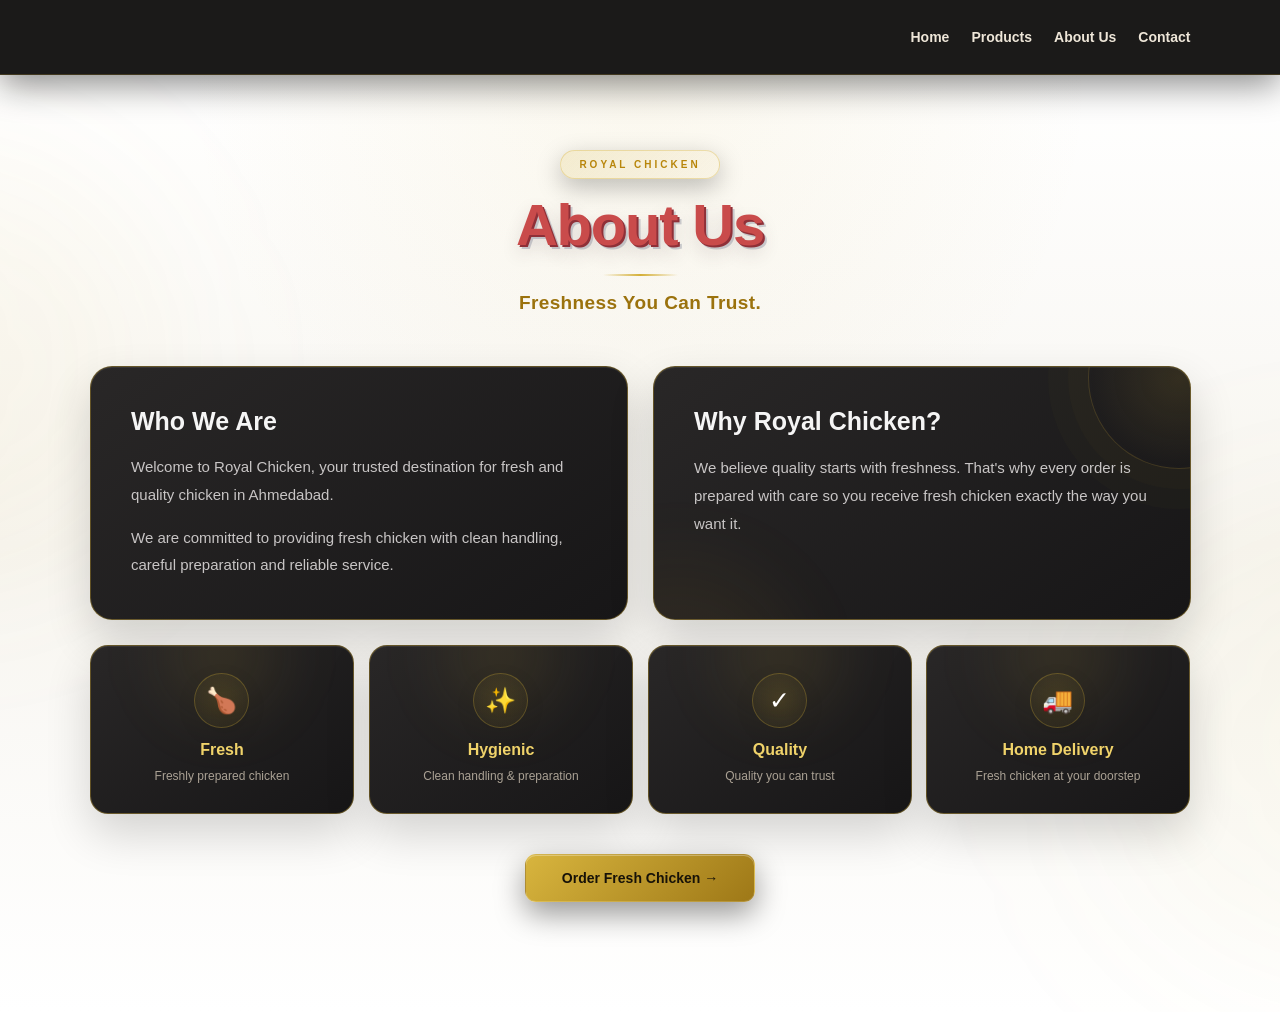
<file: about.html>
<!DOCTYPE html>
<html lang="en">

<head>
    <meta charset="UTF-8">

    <meta
        name="viewport"
        content="width=device-width, initial-scale=1.0"
    >

    <title>About Us | Royal Chicken</title>

    <link
        rel="stylesheet"
        href="style.css"
    >

    <style>

        /* =========================================================
           ROYAL CHICKEN — PREMIUM 3D ABOUT PAGE
        ========================================================= */

        :root {
            --royal-black: #070605;
            --royal-black-2: #100e0b;
            --royal-card: #171411;
            --royal-card-2: #211d17;
            --royal-gold: #d4af37;
            --royal-gold-light: #f0d36a;
            --royal-gold-dark: #927016;
            --royal-white: #fffaf0;
            --royal-muted: #b8afa1;
            --royal-border: rgba(212, 175, 55, 0.22);
        }


        /* =========================================================
           PAGE
        ========================================================= */

        .about-page {
            position: relative;
            min-height: calc(100vh - 75px);
            padding: 75px 7% 110px;

            background:
                radial-gradient(
                    circle at 50% -10%,
                    rgba(212, 175, 55, 0.13),
                    transparent 32%
                ),
                radial-gradient(
                    circle at -5% 50%,
                    rgba(212, 175, 55, 0.06),
                    transparent 28%
                ),
                radial-gradient(
                    circle at 105% 75%,
                    rgba(212, 175, 55, 0.055),
                    transparent 30%
                ),
                linear-gradient(
                    135deg,
                    #070605 0%,
                    #100e0b 48%,
                    #060504 100%
                ) !important;

            overflow: hidden;
        }


        .about-page::before {
            content: "";
            position: absolute;

            width: 420px;
            height: 420px;

            top: 80px;
            left: -260px;

            border-radius: 50%;

            background: rgba(212, 175, 55, 0.055);

            filter: blur(90px);

            pointer-events: none;
        }


        .about-page::after {
            content: "";
            position: absolute;

            width: 480px;
            height: 480px;

            right: -300px;
            bottom: 30px;

            border-radius: 50%;

            background: rgba(212, 175, 55, 0.045);

            filter: blur(100px);

            pointer-events: none;
        }


        .about-wrapper {
            position: relative;
            z-index: 2;

            max-width: 1120px;
            margin: auto;
        }


        /* =========================================================
           HEADER
        ========================================================= */

        .header {
            background: rgba(8, 7, 6, 0.92) !important;

            border-bottom:
                1px solid
                rgba(212, 175, 55, 0.20);

            box-shadow:
                0 10px 35px
                rgba(0, 0, 0, 0.45);

            backdrop-filter: blur(18px);
            -webkit-backdrop-filter: blur(18px);

            position: sticky;
            top: 0;

            z-index: 1000;
        }


        .header .brand a {
            color:
                var(--royal-gold-light) !important;

            font-weight: 800;

            letter-spacing: 0.6px;

            text-shadow:
                0 0 18px
                rgba(212, 175, 55, 0.18);
        }


        .header nav a {
            color: #eee6d8 !important;

            transition:
                color 0.25s ease,
                transform 0.25s ease;
        }


        .header nav a:hover,
        .header nav a.active {
            color:
                var(--royal-gold-light) !important;

            transform:
                translateY(-1px);
        }


        /* =========================================================
           TOP HEADING
        ========================================================= */

        .about-top {
            text-align: center;

            margin-bottom: 52px;
        }


        .about-label {
            display: inline-flex;

            align-items: center;
            justify-content: center;

            padding: 8px 18px;

            border-radius: 30px;

            background:
                linear-gradient(
                    135deg,
                    rgba(212, 175, 55, 0.18),
                    rgba(212, 175, 55, 0.05)
                ) !important;

            border:
                1px solid
                rgba(212, 175, 55, 0.35);

            color:
                var(--royal-gold-light) !important;

            font-size: 10px;

            font-weight: 900;

            letter-spacing: 3px;

            margin-bottom: 17px;

            box-shadow:
                0 8px 25px
                rgba(0, 0, 0, 0.25);
        }


        .about-top h1 {
            margin: 0;

            color:
                var(--royal-white) !important;

            font-size:
                clamp(38px, 5vw, 58px);

            line-height: 1;

            font-weight: 900;

            letter-spacing: -1.2px;

            text-shadow:
                0 5px 25px
                rgba(0, 0, 0, 0.55);
        }


        .about-top h1::after {
            content: "";

            display: block;

            width: 75px;
            height: 2px;

            margin:
                20px auto 16px;

            background:
                linear-gradient(
                    90deg,
                    transparent,
                    var(--royal-gold),
                    transparent
                );
        }


        .about-top h2 {
            margin: 0;

            color:
                var(--royal-gold-light) !important;

            font-size: 19px;

            font-weight: 600;

            letter-spacing: 0.4px;
        }


        /* =========================================================
           MAIN CONTENT
        ========================================================= */

        .about-main {
            display: grid;

            grid-template-columns:
                repeat(2, minmax(0, 1fr));

            gap: 25px;

            margin-bottom: 25px;
        }


        /* =========================================================
           NORMAL CARD
        ========================================================= */

        .about-card {
            position: relative;

            overflow: hidden;

            padding: 40px;

            border-radius: 22px;

            background:
                linear-gradient(
                    145deg,
                    rgba(34, 30, 25, 0.95),
                    rgba(13, 12, 10, 0.98)
                ) !important;

            border:
                1px solid
                rgba(212, 175, 55, 0.18) !important;

            box-shadow:
                0 20px 50px
                rgba(0, 0, 0, 0.42),

                inset 0 1px 0
                rgba(255, 255, 255, 0.045);

            transform:
                perspective(1000px)
                rotateX(0deg);

            transition:
                transform 0.35s ease,
                border-color 0.35s ease,
                box-shadow 0.35s ease;
        }


        .about-card::before {
            content: "";

            position: absolute;

            top: 0;
            left: -120%;

            width: 80%;
            height: 100%;

            background:
                linear-gradient(
                    100deg,
                    transparent,
                    rgba(255,255,255,0.07),
                    transparent
                );

            transform:
                skewX(-18deg);

            transition:
                left 0.65s ease;

            pointer-events: none;
        }


        .about-card:hover {
            transform:
                perspective(1000px)
                rotateX(1deg)
                translateY(-7px);

            border-color:
                rgba(212, 175, 55, 0.42) !important;

            box-shadow:
                0 30px 65px
                rgba(0, 0, 0, 0.55),

                0 0 30px
                rgba(212, 175, 55, 0.06);
        }


        .about-card:hover::before {
            left: 150%;
        }


        .about-card h3 {
            margin: 0 0 17px;

            color:
                var(--royal-gold-light) !important;

            font-size: 25px;

            font-weight: 850;
        }


        .about-card p {
            margin: 0 0 15px;

            color:
                #c5bdb1 !important;

            font-size: 15px;

            line-height: 1.85;
        }


        .about-card p:last-child {
            margin-bottom: 0;
        }


        /* =========================================================
           HIGHLIGHT CARD
        ========================================================= */

        .about-highlight {
            position: relative;

            overflow: hidden;

            padding: 40px;

            border-radius: 22px;

            background:
                linear-gradient(
                    145deg,
                    #29231a 0%,
                    #17130e 52%,
                    #0b0907 100%
                ) !important;

            border:
                1px solid
                rgba(212, 175, 55, 0.30);

            box-shadow:
                0 25px 60px
                rgba(0, 0, 0, 0.50),

                inset 0 1px 0
                rgba(255, 255, 255, 0.055);
        }


        .about-highlight::before {
            content: "";

            position: absolute;

            width: 180px;
            height: 180px;

            top: -100px;
            right: -70px;

            border-radius: 50%;

            border:
                1px solid
                rgba(212, 175, 55, 0.20);

            box-shadow:
                0 0 0 20px
                rgba(212, 175, 55, 0.025),

                0 0 0 40px
                rgba(212, 175, 55, 0.018);

            pointer-events: none;
        }


        .about-highlight::after {
            content: "";

            position: absolute;

            width: 250px;
            height: 250px;

            bottom: -190px;
            left: -100px;

            border-radius: 50%;

            background:
                rgba(212, 175, 55, 0.06);

            filter: blur(35px);

            pointer-events: none;
        }


        .about-highlight h3 {
            position: relative;
            z-index: 2;

            margin: 0 0 18px;

            color:
                var(--royal-gold-light) !important;

            font-size: 25px;

            font-weight: 850;
        }


        .about-highlight p {
            position: relative;
            z-index: 2;

            margin: 0;

            color:
                #ded6ca !important;

            font-size: 15px;

            line-height: 1.85;
        }


        /* =========================================================
           FEATURES
        ========================================================= */

        .about-features {
            display: grid;

            grid-template-columns:
                repeat(4, minmax(0, 1fr));

            gap: 15px;

            margin-bottom: 40px;
        }


        .about-feature {
            position: relative;

            overflow: hidden;

            padding: 27px 15px;

            text-align: center;

            border-radius: 18px;

            background:
                linear-gradient(
                    145deg,
                    #201c17,
                    #0f0d0b
                ) !important;

            border:
                1px solid
                rgba(212, 175, 55, 0.16) !important;

            box-shadow:
                0 12px 32px
                rgba(0, 0, 0, 0.35),

                inset 0 1px 0
                rgba(255,255,255,0.035);

            transition:
                transform 0.3s ease,
                border-color 0.3s ease,
                box-shadow 0.3s ease;
        }


        .about-feature::before {
            content: "";

            position: absolute;

            left: 50%;
            bottom: -55px;

            width: 120px;
            height: 120px;

            transform:
                translateX(-50%);

            border-radius: 50%;

            background:
                rgba(212, 175, 55, 0.055);

            filter: blur(25px);

            pointer-events: none;
        }


        .about-feature:hover {
            transform:
                translateY(-7px);

            border-color:
                rgba(212, 175, 55, 0.38) !important;

            box-shadow:
                0 22px 45px
                rgba(0, 0, 0, 0.48),

                0 0 25px
                rgba(212, 175, 55, 0.05);
        }


        .about-feature-icon {
            position: relative;
            z-index: 2;

            width: 55px;
            height: 55px;

            margin:
                0 auto 13px;

            display: flex;

            align-items: center;
            justify-content: center;

            border-radius: 50%;

            background:
                radial-gradient(
                    circle,
                    rgba(212, 175, 55, 0.16),
                    rgba(212, 175, 55, 0.03)
                );

            border:
                1px solid
                rgba(212, 175, 55, 0.28);

            font-size: 25px;

            filter:
                drop-shadow(
                    0 6px 10px
                    rgba(0,0,0,0.35)
                );
        }


        .about-feature strong {
            position: relative;
            z-index: 2;

            display: block;

            color:
                var(--royal-gold-light) !important;

            font-size: 16px;

            margin-bottom: 7px;
        }


        .about-feature span {
            position: relative;
            z-index: 2;

            color:
                #aaa194 !important;

            font-size: 12px;

            line-height: 1.55;
        }


        /* =========================================================
           ORDER BUTTON
        ========================================================= */

        .about-order {
            text-align: center;
        }


        .about-order a {
            position: relative;

            display: inline-flex;

            align-items: center;
            justify-content: center;

            min-width: 230px;

            padding: 15px 31px;

            background:
                linear-gradient(
                    135deg,
                    #d8b53e,
                    #9e7817
                ) !important;

            color:
                #171208 !important;

            text-decoration: none;

            border-radius: 11px;

            font-size: 14px;

            font-weight: 900;

            border:
                1px solid
                rgba(255,255,255,0.12);

            box-shadow:
                0 12px 30px
                rgba(0, 0, 0, 0.40),

                inset 0 1px 0
                rgba(255,255,255,0.30);

            transition:
                transform 0.28s ease,
                box-shadow 0.28s ease,
                filter 0.28s ease;
        }


        .about-order a:hover {
            transform:
                translateY(-3px);

            filter:
                brightness(1.08);

            box-shadow:
                0 18px 38px
                rgba(0, 0, 0, 0.52),

                0 0 25px
                rgba(212, 175, 55, 0.10);
        }


        .about-order a:active {
            transform:
                translateY(1px)
                scale(0.98);
        }


        /* =========================================================
           TABLET
        ========================================================= */

        @media (max-width: 900px) {

            .about-page {
                padding-left: 4%;
                padding-right: 4%;
            }

            .about-features {
                grid-template-columns:
                    repeat(2, minmax(0, 1fr));
            }
        }


        /* =========================================================
           MOBILE
        ========================================================= */

        @media (max-width: 750px) {

            .about-page {
                padding:
                    45px 15px 75px;
            }


            .about-top {
                margin-bottom: 32px;
            }


            .about-label {
                padding: 7px 14px;

                font-size: 8px;

                letter-spacing: 2.3px;
            }


            .about-top h1 {
                font-size: 34px;

                letter-spacing: -0.7px;
            }


            .about-top h1::after {
                width: 55px;

                margin:
                    14px auto 12px;
            }


            .about-top h2 {
                font-size: 15px;
            }


            .about-main {
                grid-template-columns: 1fr;

                gap: 14px;

                margin-bottom: 15px;
            }


            .about-card,
            .about-highlight {
                padding:
                    26px 21px;

                border-radius: 17px;
            }


            .about-card h3,
            .about-highlight h3 {
                font-size: 21px;

                margin-bottom: 13px;
            }


            .about-card p,
            .about-highlight p {
                font-size: 13px;

                line-height: 1.75;
            }


            .about-features {
                grid-template-columns:
                    repeat(2, minmax(0, 1fr));

                gap: 10px;

                margin-top: 15px;

                margin-bottom: 28px;
            }


            .about-feature {
                padding:
                    20px 9px;

                border-radius: 14px;
            }


            .about-feature-icon {
                width: 45px;
                height: 45px;

                font-size: 21px;

                margin-bottom: 10px;
            }


            .about-feature strong {
                font-size: 13px;

                margin-bottom: 5px;
            }


            .about-feature span {
                font-size: 10px;

                line-height: 1.45;
            }


            .about-order a {
                width: 100%;

                min-width: 0;

                padding:
                    14px 20px;

                font-size: 13px;
            }
        }


        /* =========================================================
           VERY SMALL PHONES
        ========================================================= */

        @media (max-width: 370px) {

            .about-page {
                padding-left: 10px;
                padding-right: 10px;
            }


            .about-top h1 {
                font-size: 31px;
            }


            .about-card,
            .about-highlight {
                padding:
                    23px 17px;
            }


            .about-feature {
                padding:
                    18px 7px;
            }


            .about-feature strong {
                font-size: 12px;
            }


            .about-feature span {
                font-size: 9px;
            }
        }


        /* =========================================================
           REDUCE MOTION
        ========================================================= */

        @media (prefers-reduced-motion: reduce) {

            .about-card,
            .about-card::before,
            .about-feature,
            .about-order a {
                transition: none !important;
            }
        }
       /* =====================================================
   CONTACT STYLE CARD ENTRANCE — DESKTOP + MOBILE
===================================================== */

@keyframes luxuryCard {

    from {
        opacity: 0;
        transform:
            translateY(25px)
            rotateX(5deg);
    }

    to {
        opacity: 1;
        transform:
            translateY(0)
            rotateX(0);
    }

}

.about-card:nth-child(1) {
    animation:
        luxuryCard 0.7s ease both;
}

.about-highlight:nth-child(2) {
    animation:
        luxuryCard 0.7s 0.10s ease both;
}

.about-feature:nth-child(1) {
    animation:
        luxuryCard 0.7s 0.20s ease both;
}

.about-feature:nth-child(2) {
    animation:
        luxuryCard 0.7s 0.30s ease both;
}

.about-feature:nth-child(3) {
    animation:
        luxuryCard 0.7s 0.40s ease both;
}

.about-feature:nth-child(4) {
    animation:
        luxuryCard 0.7s 0.50s ease both;
}/* =====================================================
   ABOUT — WHITE LUXURY + DARK PREMIUM BOXES
===================================================== */

.about-page {
    background:
        radial-gradient(
            circle at 50% 0%,
            rgba(212, 175, 55, 0.08),
            transparent 40%
        ),
        linear-gradient(
            180deg,
            #ffffff 0%,
            #f7f5f0 50%,
            #ffffff 100%
        ) !important;

    color: #222 !important;
}


/* =====================================================
   DARK LUXURY BOXES
===================================================== */

.about-card,
.about-highlight,
.about-feature {

    background:
        linear-gradient(
            145deg,
            #292727 0%,
            #171617 100%
        ) !important;

    color: #ffffff !important;

    border: 1px solid rgba(
        212,
        175,
        55,
        0.38
    ) !important;

    box-shadow:
        0 20px 45px rgba(0, 0, 0, 0.16),
        inset 0 1px 0 rgba(255, 255, 255, 0.07) !important;

    position: relative;
    overflow: hidden;
}


/* Gold shine inside cards */

.about-card::before,
.about-highlight::before,
.about-feature::before {

    content: "";

    position: absolute;

    top: -80px;
    right: -80px;

    width: 180px;
    height: 180px;

    background:
        radial-gradient(
            circle,
            rgba(212, 175, 55, 0.12),
            transparent 70%
        );

    pointer-events: none;
}


/* =====================================================
   TEXT
===================================================== */

.about-card h3,
.about-highlight h3,
.about-feature h3 {

    color: #f5f5f5 !important;
}

.about-card p,
.about-highlight p,
.about-feature p {

    color: #c8c5c5 !important;
}


/* =====================================================
   GOLD ACCENTS
===================================================== */

.about-label {
    color: #b8860b !important;
}

.about-page h2 {
    color: #9b720d !important;
}


/* =====================================================
   HOVER
===================================================== */

.about-card:hover,
.about-highlight:hover,
.about-feature:hover {

    transform: translateY(-5px);

    border-color:
        rgba(212, 175, 55, 0.75) !important;

    box-shadow:
        0 28px 60px rgba(0, 0, 0, 0.22),
        0 0 25px rgba(212, 175, 55, 0.10) !important;
}/* =====================================================
   CONTACT US — ROYAL CHICKEN LOGO COLORS
===================================================== */

.about-page h1 {
    color: #c94b4b !important;

    text-shadow:
        2px 2px 0 #8f3038,
        4px 4px 0 rgba(70, 80, 110, 0.25),
        0 8px 18px rgba(70, 50, 60, 0.18) !important;
}


/* "Us" ko Chicken wala green color */

.about-page h1 .us {
    color: #3f8b55 !important;

    text-shadow:
        2px 2px 0 #28633a,
        4px 4px 0 rgba(70, 80, 110, 0.25),
        0 8px 18px rgba(50, 70, 55, 0.18) !important;
}

    </style>

</head>


<body>


    <!-- =========================================================
         HEADER
    ========================================================= -->

    <header class="header">

        <div class="brand">

            <a href="index.html">
                Royal Chicken
            </a>

        </div>


        <nav>

            <a href="index.html">
                Home
            </a>

            <a href="products.html">
                Products
            </a>

            <a href="about.html">
                About Us
            </a>

            <a href="contact.html">
                Contact
            </a>

        </nav>

    </header>


    <!-- =========================================================
         ABOUT PAGE
    ========================================================= -->

    <main class="about-page">

        <div class="about-wrapper">


            <!-- =====================================================
                 HEADING
            ====================================================== -->

            <div class="about-top">

                <span class="about-label">
                    ROYAL CHICKEN
                </span>


                <h1>
                    About Us
                </h1>


                <h2>
                    Freshness You Can Trust.
                </h2>

            </div>


            <!-- =====================================================
                 MAIN CONTENT
            ====================================================== -->

            <div class="about-main">


                <!-- WHO WE ARE -->

                <div class="about-card">

                    <h3>
                        Who We Are
                    </h3>


                    <p>
                        Welcome to Royal Chicken, your trusted
                        destination for fresh and quality chicken
                        in Ahmedabad.
                    </p>


                    <p>
                        We are committed to providing fresh
                        chicken with clean handling, careful
                        preparation and reliable service.
                    </p>

                </div>


                <!-- WHY ROYAL CHICKEN -->

                <div class="about-highlight">

                    <h3>
                        Why Royal Chicken?
                    </h3>


                    <p>
                        We believe quality starts with freshness.
                        That's why every order is prepared with
                        care so you receive fresh chicken exactly
                        the way you want it.
                    </p>

                </div>

            </div>


            <!-- =====================================================
                 FEATURES
            ====================================================== -->

            <div class="about-features">


                <!-- FRESH -->

                <div class="about-feature">

                    <div class="about-feature-icon">
                        🍗
                    </div>


                    <strong>
                        Fresh
                    </strong>


                    <span>
                        Freshly prepared chicken
                    </span>

                </div>


                <!-- HYGIENIC -->

                <div class="about-feature">

                    <div class="about-feature-icon">
                        ✨
                    </div>


                    <strong>
                        Hygienic
                    </strong>


                    <span>
                        Clean handling & preparation
                    </span>

                </div>


                <!-- QUALITY -->

                <div class="about-feature">

                    <div class="about-feature-icon">
                        ✓
                    </div>


                    <strong>
                        Quality
                    </strong>


                    <span>
                        Quality you can trust
                    </span>

                </div>


                <!-- DELIVERY -->

                <div class="about-feature">

                    <div class="about-feature-icon">
                        🚚
                    </div>


                    <strong>
                        Home Delivery
                    </strong>


                    <span>
                        Fresh chicken at your doorstep
                    </span>

                </div>

            </div>


            <!-- =====================================================
                 ORDER BUTTON
            ====================================================== -->

            <div class="about-order">

                <a href="products.html">
                    Order Fresh Chicken →
                </a>

            </div>

        </div>

    </main>


</body>

</html>
</file>
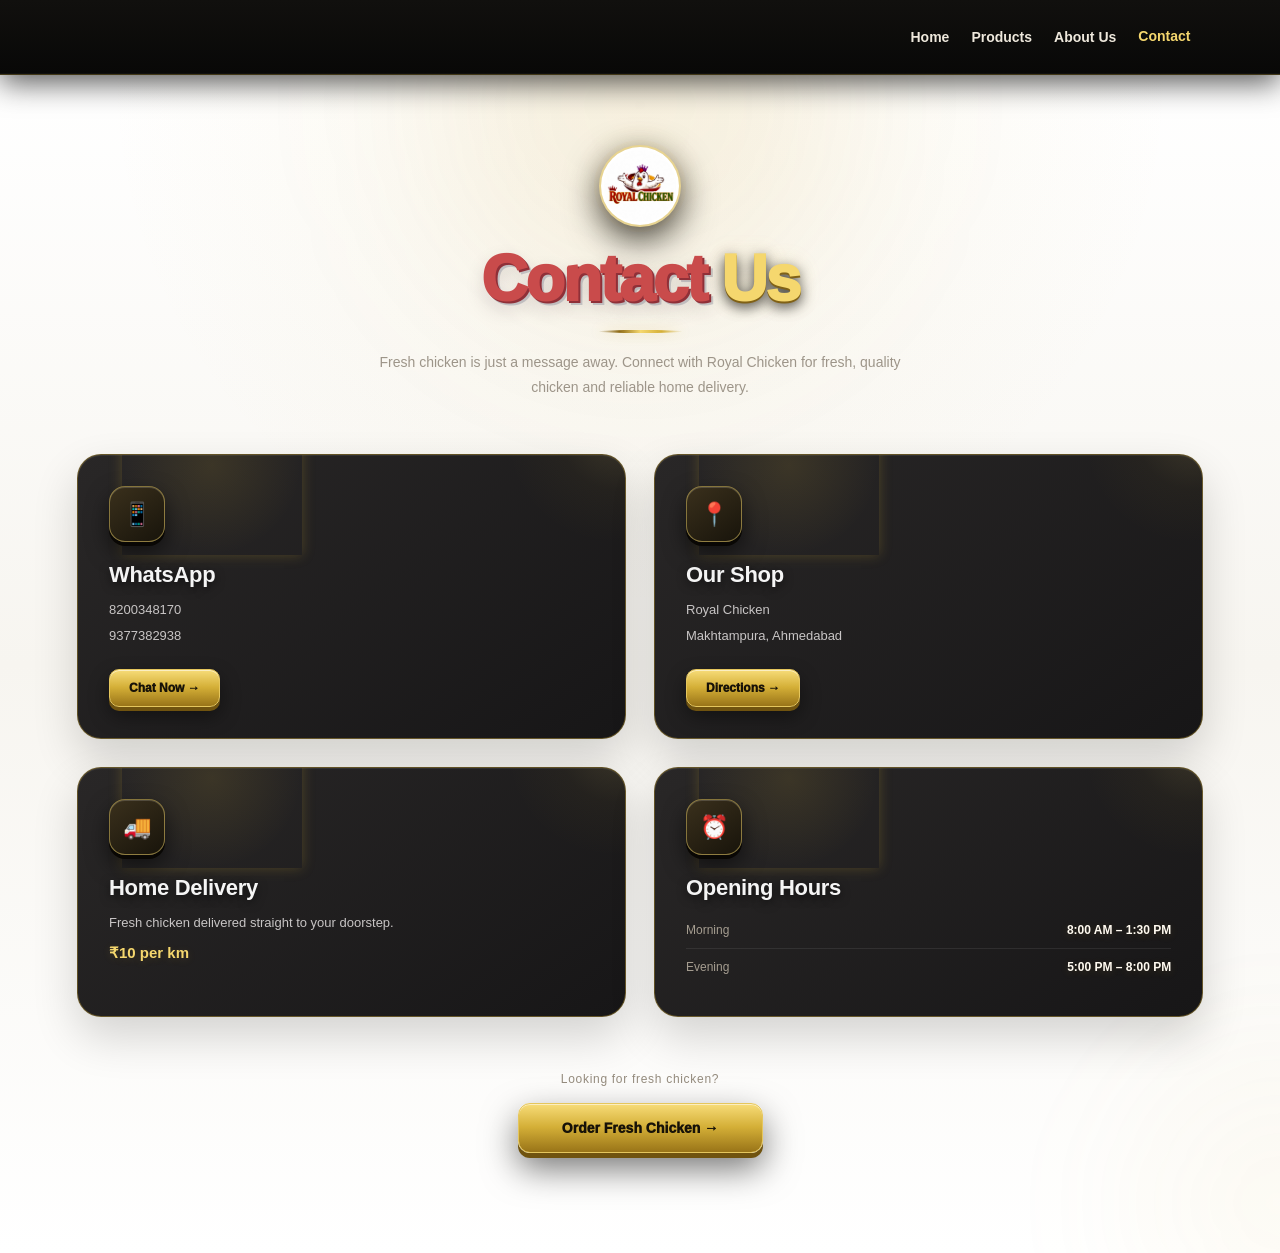
<file: contact.html>
<!DOCTYPE html>
<html lang="en">

<head>

    <meta charset="UTF-8">

    <meta
        name="viewport"
        content="width=device-width, initial-scale=1.0"
    >

    <title>Contact Us | Royal Chicken</title>

    <link
        rel="stylesheet"
        href="style.css"
    >


    <style>

        /* =====================================================
           ROYAL CHICKEN
           CONTACT PAGE — 3D BLACK & GOLD LUXURY
        ===================================================== */

        :root {

            --black: #050505;
            --black-2: #0b0a08;
            --black-3: #12100d;

            --gold: #d4af37;
            --gold-light: #f5d76e;
            --gold-dark: #8e6b16;

            --white: #fffaf0;
            --text: #d8d0c2;
            --muted: #9d9589;

        }


        /* =====================================================
           RESET
        ===================================================== */

        * {
            box-sizing: border-box;
        }


        html {
            scroll-behavior: smooth;
        }


        body {

            margin: 0;

            background: #050505 !important;

            color: var(--white);

        }


        /* =====================================================
           HEADER
        ===================================================== */

        .header {

            position: relative !important;

            z-index: 1000;

            background:
                linear-gradient(
                    180deg,
                    #11100e 0%,
                    #080807 100%
                ) !important;

            border-bottom:
                1px solid
                rgba(212,175,55,0.25) !important;

            box-shadow:
                0 8px 30px
                rgba(0,0,0,0.65),

                inset 0 -1px 0
                rgba(255,255,255,0.03) !important;

        }


        .header .brand a {

            color:
                var(--gold-light) !important;

            text-shadow:
                0 2px 12px
                rgba(212,175,55,0.25);

        }


        .header nav a {

            color:
                #eee8dc !important;

            transition:
                color 0.25s ease,
                transform 0.25s ease;

        }


        .header nav a:hover,
        .header nav a.active {

            color:
                var(--gold-light) !important;

            transform:
                translateY(-1px);

        }


        /* =====================================================
           MAIN PAGE
        ===================================================== */

        .contact-page {

            position: relative;

            min-height:
                calc(100vh - 75px);

            padding:
                70px 6% 100px;

            overflow: hidden;

            background:

                radial-gradient(
                    ellipse at 50% -15%,
                    rgba(212,175,55,0.16),
                    transparent 34%
                ),

                radial-gradient(
                    ellipse at 0% 50%,
                    rgba(212,175,55,0.045),
                    transparent 30%
                ),

                radial-gradient(
                    ellipse at 100% 80%,
                    rgba(212,175,55,0.04),
                    transparent 32%
                ),

                linear-gradient(
                    135deg,
                    #030303 0%,
                    #0c0a08 45%,
                    #050505 100%
                ) !important;

        }


        /* =====================================================
           BACKGROUND 3D LIGHT
        ===================================================== */

        .contact-page::before {

            content: "";

            position: absolute;

            width: 600px;
            height: 600px;

            top: 100px;
            left: 50%;

            transform:
                translateX(-50%);

            border-radius: 50%;

            background:
                radial-gradient(
                    circle,
                    rgba(212,175,55,0.065),
                    transparent 65%
                );

            filter:
                blur(30px);

            pointer-events: none;

        }


        .contact-page::after {

            content: "";

            position: absolute;

            width: 500px;
            height: 500px;

            right: -250px;
            bottom: -200px;

            border-radius: 50%;

            background:
                radial-gradient(
                    circle,
                    rgba(212,175,55,0.055),
                    transparent 68%
                );

            filter:
                blur(35px);

            pointer-events: none;

        }


        .contact-wrapper {

            position: relative;

            z-index: 2;

            max-width: 1180px;

            margin:
                0 auto;

        }


        /* =====================================================
           LOGO
        ===================================================== */

        .contact-logo {

            display: flex;

            justify-content: center;

            margin-bottom: 20px;

        }


        .contact-logo img {

            width: 82px;
            height: 82px;

            object-fit: contain;

            display: block;

            border-radius: 50%;

            background:
                #ffffff;

            padding: 3px;

            border:
                2px solid
                rgba(212,175,55,0.55);

            box-shadow:

                0 0 0 5px
                rgba(212,175,55,0.035),

                0 12px 35px
                rgba(0,0,0,0.75),

                0 0 28px
                rgba(212,175,55,0.14);

        }


        /* =====================================================
           KICKER
        ===================================================== */

        .contact-kicker {

            text-align: center;

            color:
                var(--gold-light);

            font-size: 10px;

            font-weight: 900;

            letter-spacing: 5px;

            text-transform: uppercase;

            margin-bottom: 12px;

            text-shadow:
                0 2px 10px
                rgba(212,175,55,0.20);

        }


        /* =====================================================
           HEADING
        ===================================================== */

        .contact-heading {

            text-align: center;

            margin-bottom: 55px;

        }


        .contact-heading h1 {

            margin: 0;

            font-size:
                clamp(42px, 5vw, 68px);

            line-height: 1;

            font-weight: 950;

            letter-spacing:
                -2px;

            color:
                #fffdf7 !important;

            text-shadow:

                0 3px 0 #302b22,

                0 7px 15px
                rgba(0,0,0,0.8),

                0 0 35px
                rgba(255,255,255,0.035);

        }


        .contact-heading h1 span {

            color:
                var(--gold-light) !important;

            text-shadow:

                0 2px 0 #806116,

                0 5px 14px
                rgba(0,0,0,0.8),

                0 0 25px
                rgba(212,175,55,0.15);

        }


        .gold-line {

            width: 85px;
            height: 3px;

            margin:
                19px auto 17px;

            border-radius: 50%;

            background:
                linear-gradient(
                    90deg,
                    transparent,
                    #8e6b16,
                    #f5d76e,
                    #d4af37,
                    transparent
                );

            box-shadow:
                0 0 12px
                rgba(212,175,55,0.35);

        }


        .contact-heading p {

            max-width: 570px;

            margin:
                0 auto;

            color:
                var(--muted) !important;

            font-size: 14px;

            line-height: 1.75;

        }


        /* =====================================================
           CONTACT GRID
        ===================================================== */

        .contact-grid {

            display: grid;

            grid-template-columns:
                repeat(2, minmax(0, 1fr));

            gap: 28px;

            perspective:
                1200px;

        }


        /* =====================================================
           3D PREMIUM CARD
        ===================================================== */

        .contact-card {

            position: relative;

            min-height: 235px;

            padding: 31px;

            border-radius: 24px;

            background:

                linear-gradient(
                    145deg,
                    #242018 0%,
                    #17140f 38%,
                    #0c0b09 100%
                ) !important;

            border:
                1px solid
                rgba(212,175,55,0.34) !important;

            box-shadow:

                0 5px 0
                #050403,

                0 9px 0
                rgba(212,175,55,0.08),

                0 25px 55px
                rgba(0,0,0,0.70),

                inset 0 1px 0
                rgba(255,255,255,0.09),

                inset 0 -20px 40px
                rgba(0,0,0,0.18);

            transform:
                translateZ(0);

            overflow: hidden;

            transition:
                transform 0.4s cubic-bezier(.2,.8,.2,1),
                box-shadow 0.4s ease,
                border-color 0.4s ease;

        }


        /* =====================================================
           TOP GOLD EDGE
        ===================================================== */

        .contact-card::before {

            content: "";

            position: absolute;

            left: 8%;
            right: 8%;

            top: 0;

            height: 2px;

            background:
                linear-gradient(
                    90deg,
                    transparent,
                    rgba(245,215,110,0.85),
                    rgba(212,175,55,0.25),
                    transparent
                );

            box-shadow:
                0 0 12px
                rgba(212,175,55,0.25);

        }


        /* =====================================================
           CARD GOLD REFLECTION
        ===================================================== */

        .contact-card::after {

            content: "";

            position: absolute;

            width: 220px;
            height: 220px;

            top: -130px;
            right: -100px;

            border-radius: 50%;

            background:
                radial-gradient(
                    circle,
                    rgba(245,215,110,0.13),
                    rgba(212,175,55,0.035) 35%,
                    transparent 70%
                );

            pointer-events: none;

        }


        /* =====================================================
           3D HOVER
        ===================================================== */

        .contact-card:hover {

            transform:
                translateY(-11px)
                rotateX(2deg)
                rotateY(-1deg);

            border-color:
                rgba(245,215,110,0.68) !important;

            box-shadow:

                0 7px 0
                #030302,

                0 13px 0
                rgba(212,175,55,0.10),

                0 35px 70px
                rgba(0,0,0,0.82),

                0 0 35px
                rgba(212,175,55,0.075),

                inset 0 1px 0
                rgba(255,255,255,0.12);

        }


        /* =====================================================
           ICON
        ===================================================== */

        .contact-icon {

            position: relative;

            width: 56px;
            height: 56px;

            display: flex;

            align-items: center;
            justify-content: center;

            border-radius: 16px;

            background:

                linear-gradient(
                    145deg,
                    #3a301c,
                    #18140b
                ) !important;

            border:
                1px solid
                rgba(245,215,110,0.48);

            color:
                var(--gold-light);

            font-size: 23px;

            margin-bottom: 20px;

            box-shadow:

                0 4px 0
                #090704,

                0 10px 22px
                rgba(0,0,0,0.55),

                inset 0 1px 0
                rgba(255,255,255,0.16);

        }


        /* =====================================================
           CARD TITLE
        ===================================================== */

        .contact-card h3 {

            margin:
                0 0 11px;

            color:
                #fffaf0 !important;

            font-size: 22px;

            font-weight: 900;

            letter-spacing:
                -0.3px;

            text-shadow:
                0 3px 10px
                rgba(0,0,0,0.55);

        }


        /* =====================================================
           CARD TEXT
        ===================================================== */

        .contact-card p {

            margin:
                5px 0;

            color:
                #bcb3a5 !important;

            font-size: 13px;

            line-height: 1.65;

        }


        .contact-card strong {

            display: block;

            margin-top: 11px;

            color:
                var(--gold-light) !important;

            font-size: 15px;

            font-weight: 900;

            text-shadow:
                0 2px 8px
                rgba(212,175,55,0.15);

        }


        /* =====================================================
           3D GOLD BUTTON
        ===================================================== */

        .contact-link {

            display: inline-flex;

            align-items: center;
            justify-content: center;

            margin-top: 17px;

            padding:
                11px 19px;

            background:

                linear-gradient(
                    180deg,
                    #f7dc78 0%,
                    #d4af37 48%,
                    #997418 100%
                ) !important;

            color:
                #171208 !important;

            border:
                1px solid
                #e5c65d !important;

            border-radius: 10px;

            text-decoration: none;

            font-size: 12px;

            font-weight: 950;

            box-shadow:

                0 4px 0
                #70530f,

                0 9px 20px
                rgba(0,0,0,0.45),

                inset 0 1px 0
                rgba(255,255,255,0.55);

            transition:
                transform 0.2s ease,
                box-shadow 0.2s ease,
                filter 0.2s ease;

        }


        .contact-link:hover {

            transform:
                translateY(-2px);

            filter:
                brightness(1.08);

            box-shadow:

                0 5px 0
                #70530f,

                0 13px 25px
                rgba(0,0,0,0.55),

                0 0 18px
                rgba(212,175,55,0.12);

        }


        .contact-link:active {

            transform:
                translateY(2px);

            box-shadow:

                0 2px 0
                #70530f,

                0 5px 12px
                rgba(0,0,0,0.45);

        }


        /* =====================================================
           HOURS
        ===================================================== */

        .hours-wrapper {

            margin-top: 3px;

        }


        .hours-row {

            display: flex;

            align-items: center;

            justify-content: space-between;

            gap: 15px;

            padding:
                11px 0;

            border-bottom:
                1px solid
                rgba(255,255,255,0.08);

        }


        .hours-row:last-child {

            border-bottom:
                none;

        }


        .hours-row span {

            color:
                #a59d90 !important;

            font-size: 12px;

        }


        .hours-row strong {

            margin: 0;

            color:
                #fffaf0 !important;

            font-size: 12px;

            font-weight: 800;

        }


        /* =====================================================
           ORDER CTA
        ===================================================== */

        .contact-order {

            text-align: center;

            margin-top: 55px;

        }


        .contact-order p {

            margin:
                0 0 17px;

            color:
                #958c7e !important;

            font-size: 12px;

            letter-spacing:
                0.7px;

        }


        .contact-order a {

            display: inline-flex;

            align-items: center;
            justify-content: center;

            min-width: 245px;

            padding:
                16px 30px;

            background:

                linear-gradient(
                    180deg,
                    #f7dc78 0%,
                    #d4af37 48%,
                    #997418 100%
                ) !important;

            color:
                #171208 !important;

            border:
                1px solid
                #e5c65d !important;

            border-radius: 12px;

            text-decoration: none;

            font-size: 14px;

            font-weight: 950;

            box-shadow:

                0 5px 0
                #70530f,

                0 15px 35px
                rgba(0,0,0,0.55),

                inset 0 1px 0
                rgba(255,255,255,0.55);

            transition:
                transform 0.25s ease,
                box-shadow 0.25s ease,
                filter 0.25s ease;

        }


        .contact-order a:hover {

            transform:
                translateY(-3px);

            filter:
                brightness(1.08);

            box-shadow:

                0 6px 0
                #70530f,

                0 20px 42px
                rgba(0,0,0,0.65),

                0 0 22px
                rgba(212,175,55,0.12);

        }


        .contact-order a:active {

            transform:
                translateY(2px);

            box-shadow:

                0 2px 0
                #70530f,

                0 7px 15px
                rgba(0,0,0,0.5);

        }


        /* =====================================================
   CARD ENTRANCE — DESKTOP + MOBILE
===================================================== */

@keyframes luxuryCard {

    from {
        opacity: 0;
        transform:
            translateY(25px)
            rotateX(5deg);
    }

    to {
        opacity: 1;
        transform:
            translateY(0)
            rotateX(0);
    }

}

.contact-card:nth-child(1) {
    animation:
        luxuryCard 0.7s ease both;
}

.contact-card:nth-child(2) {
    animation:
        luxuryCard 0.7s 0.10s ease both;
}

.contact-card:nth-child(3) {
    animation:
        luxuryCard 0.7s 0.20s ease both;
}

.contact-card:nth-child(4) {
    animation:
        luxuryCard 0.7s 0.30s ease both;
}
        /* =====================================================
           TABLET
        ===================================================== */

        @media (max-width: 800px) {

            .contact-page {

                padding-left:
                    4%;

                padding-right:
                    4%;

            }


            .contact-heading {

                margin-bottom:
                    38px;

            }


            .contact-grid {

                gap:
                    17px;

            }


            .contact-card {

                padding:
                    24px;

            }

        }


        /* =====================================================
           MOBILE
        ===================================================== */

        @media (max-width: 550px) {

            .contact-page {

                min-height:
                    calc(100vh - 100px);

                padding:
                    35px 12px 65px;

                background:

                    radial-gradient(
                        ellipse at 50% 0%,
                        rgba(212,175,55,0.11),
                        transparent 32%
                    ),

                    linear-gradient(
                        145deg,
                        #030303,
                        #0d0b08 55%,
                        #050505
                    ) !important;

            }


            .contact-logo {

                margin-bottom:
                    15px;

            }


            .contact-logo img {

                width:
                    64px;

                height:
                    64px;

            }


            .contact-kicker {

                font-size:
                    8px;

                letter-spacing:
                    3px;

                margin-bottom:
                    10px;

            }


            .contact-heading {

                margin-bottom:
                    31px;

            }


            .contact-heading h1 {

                font-size:
                    36px;

                letter-spacing:
                    -1px;

            }


            .gold-line {

                width:
                    55px;

                height:
                    2px;

                margin:
                    14px auto 13px;

            }


            .contact-heading p {

                max-width:
                    320px;

                font-size:
                    11px;

                line-height:
                    1.65;

            }


            .contact-grid {

                grid-template-columns:
                    repeat(2, minmax(0, 1fr));

                gap:
                    11px;

                perspective:
                    800px;

            }


            .contact-card {

                min-height:
                    195px;

                padding:
                    16px 12px;

                border-radius:
                    17px;

                box-shadow:

                    0 4px 0
                    #040403,

                    0 12px 28px
                    rgba(0,0,0,0.62),

                    inset 0 1px 0
                    rgba(255,255,255,0.07);

            }


            .contact-card:hover {

                transform:
                    translateY(-5px);

            }


            .contact-icon {

                width:
                    39px;

                height:
                    39px;

                border-radius:
                    11px;

                font-size:
                    17px;

                margin-bottom:
                    11px;

            }


            .contact-card h3 {

                font-size:
                    14px;

                margin-bottom:
                    7px;

            }


            .contact-card p {

                font-size:
                    9.5px;

                line-height:
                    1.5;

            }


            .contact-card strong {

                font-size:
                    10px;

                margin-top:
                    6px;

            }


            .contact-link {

                margin-top:
                    9px;

                padding:
                    7px 10px;

                font-size:
                    9px;

                border-radius:
                    7px;

                box-shadow:

                    0 3px 0
                    #70530f,

                    0 6px 13px
                    rgba(0,0,0,0.45),

                    inset 0 1px 0
                    rgba(255,255,255,0.45);

            }


            .hours-row {

                display:
                    block;

                padding:
                    6px 0;

            }


            .hours-row span {

                display:
                    block;

                font-size:
                    9px;

            }


            .hours-row strong {

                display:
                    block;

                margin-top:
                    2px;

                font-size:
                    9px;

            }


            .contact-order {

                margin-top:
                    30px;

            }


            .contact-order p {

                font-size:
                    9px;

                margin-bottom:
                    11px;

            }


            .contact-order a {

                width:
                    100%;

                min-width:
                    0;

                padding:
                    12px 15px;

                font-size:
                    11px;

                border-radius:
                    9px;

                box-shadow:

                    0 4px 0
                    #70530f,

                    0 10px 22px
                    rgba(0,0,0,0.55),

                    inset 0 1px 0
                    rgba(255,255,255,0.5);

            }

        }


        /* =====================================================
           VERY SMALL PHONES
        ===================================================== */

        @media (max-width: 360px) {

            .contact-page {

                padding-left:
                    9px;

                padding-right:
                    9px;

            }


            .contact-grid {

                gap:
                    8px;

            }


            .contact-card {

                min-height:
                    182px;

                padding:
                    14px 10px;

            }


            .contact-card h3 {

                font-size:
                    13px;

            }


            .contact-card p {

                font-size:
                    8.8px;

            }


            .contact-icon {

                width:
                    34px;

                height:
                    34px;

                font-size:
                    15px;

            }

        }


        /* =====================================================
           REDUCED MOTION
        ===================================================== */

        @media (prefers-reduced-motion: reduce) {

            html {
                scroll-behavior: auto;
            }


            .contact-card,
            .contact-link,
            .contact-order a {

                transition:
                    none !important;

                animation:
                    none !important;

            }

        }
        /* =====================================================
   CONTACT PAGE — WHITE LUXURY
===================================================== */

.contact-page {
    background:
        radial-gradient(
            circle at 50% 0%,
            rgba(184, 134, 11, 0.08),
            transparent 45%
        ),
        linear-gradient(
            180deg,
            #ffffff 0%,
            #faf9f6 50%,
            #ffffff 100%
        ) !important;

    color: #211b1c !important;
    position: relative;
    overflow: hidden;
}

/* Soft luxury glow */

.contact-page::before {
    content: "";
    position: absolute;

    width: 420px;
    height: 420px;

    top: -180px;
    right: -150px;

    background: rgba(184, 134, 11, 0.07);

    filter: blur(90px);
    border-radius: 50%;

    pointer-events: none;
}

/* Heading */

.contact-page h1 {
    color: #211b1c !important;
}

.contact-page h2 {
    color: #8a6508 !important;
}

/* Contact cards */

.contact-card {
    background:
        linear-gradient(
            145deg,
            #ffffff,
            #f8f6f1
        ) !important;

    color: #211b1c !important;

    border: 1px solid rgba(184, 134, 11, 0.25) !important;

    box-shadow:
        0 18px 45px rgba(0, 0, 0, 0.08),
        0 3px 10px rgba(184, 134, 11, 0.08) !important;
}

/* Card text */

.contact-card p {
    color: #5c5555 !important;
}

/* Card headings */

.contact-card h3 {
    color: #211b1c !important;
}

/* Gold labels/icons */

.contact-card .icon,
.contact-card i {
    color: #b8860b !important;
}

/* Hover */

.contact-card:hover {
    border-color: rgba(184, 134, 11, 0.55) !important;

    transform: translateY(-5px);

    box-shadow:
        0 25px 55px rgba(0, 0, 0, 0.11),
        0 8px 25px rgba(184, 134, 11, 0.12) !important;
}

/* Buttons */

.contact-page a {
    transition: all 0.3s ease;
}

.contact-page .btn,
.contact-page .order-btn {
    background:
        linear-gradient(
            135deg,
            #b8860b,
            #d4af37
        ) !important;

    color: #ffffff !important;

    box-shadow:
        0 10px 25px rgba(184, 134, 11, 0.25);
}

.contact-page .btn:hover,
.contact-page .order-btn:hover {
    box-shadow:
        0 15px 35px rgba(184, 134, 11, 0.35);
}/* =====================================================
   CONTACT — WHITE LUXURY + DARK PREMIUM BOXES
===================================================== */

.contact-page {
    background:
        radial-gradient(
            circle at 50% 0%,
            rgba(212, 175, 55, 0.08),
            transparent 40%
        ),
        linear-gradient(
            180deg,
            #ffffff 0%,
            #f7f5f0 50%,
            #ffffff 100%
        ) !important;

    color: #222 !important;
}


/* =====================================================
   DARK LUXURY CONTACT BOXES
===================================================== */

.contact-card {

    background:
        linear-gradient(
            145deg,
            #292727 0%,
            #171617 100%
        ) !important;

    color: #ffffff !important;

    border: 1px solid rgba(
        212,
        175,
        55,
        0.38
    ) !important;

    box-shadow:
        0 20px 45px rgba(0, 0, 0, 0.16),
        inset 0 1px 0 rgba(
            255,
            255,
            255,
            0.07
        ) !important;

    position: relative;
    overflow: hidden;
}


/* Gold shine */

.contact-card::before {

    content: "";

    position: absolute;

    top: -80px;
    right: -80px;

    width: 180px;
    height: 180px;

    background:
        radial-gradient(
            circle,
            rgba(212, 175, 55, 0.12),
            transparent 70%
        );

    pointer-events: none;
}


/* =====================================================
   TEXT
===================================================== */

.contact-card h3 {
    color: #f5f5f5 !important;
}

.contact-card p {
    color: #c8c5c5 !important;
}


/* =====================================================
   GOLD ACCENTS
===================================================== */

.contact-page h2 {
    color: #9b720d !important;
}

.contact-page .contact-label,
.contact-page .section-label {
    color: #b8860b !important;
}


/* =====================================================
   HOVER
===================================================== */

.contact-card:hover {

    transform: translateY(-5px);

    border-color:
        rgba(212, 175, 55, 0.75) !important;

    box-shadow:
        0 28px 60px rgba(0, 0, 0, 0.22),
        0 0 25px rgba(
            212,
            175,
            55,
            0.10
        ) !important;
}/* =====================================================
   CONTACT US — ROYAL CHICKEN LOGO COLORS
===================================================== */

.contact-page h1 {
    color: #c94b4b !important;

    text-shadow:
        2px 2px 0 #8f3038,
        4px 4px 0 rgba(70, 80, 110, 0.25),
        0 8px 18px rgba(70, 50, 60, 0.18) !important;
}


/* "Us" ko Chicken wala green color */

.contact-page h1 .us {
    color: #3f8b55 !important;

    text-shadow:
        2px 2px 0 #28633a,
        4px 4px 0 rgba(70, 80, 110, 0.25),
        0 8px 18px rgba(50, 70, 55, 0.18) !important;
}
/* =====================================================
   CONTACT KICKER — LOGO COLORS
===================================================== */

.contact-kicker {
    color: #c94b4b !important;
    font-weight: 900;
    text-shadow:
        0 2px 6px rgba(80, 50, 50, 0.18);
}

.contact-kicker .kicker-royal {
    color: #c94b4b !important;
}

.contact-kicker .kicker-chicken {
    color: #3f8b55 !important;
}

.contact-kicker span {
    display: inline-block;
}

    </style>

</head>


<body>


    <!-- =====================================================
         HEADER
    ===================================================== -->

    <header class="header">


        <div class="brand">

            <a href="index.html">
                Royal Chicken
            </a>

        </div>


        <nav>

            <a href="index.html">
                Home
            </a>

            <a href="products.html">
                Products
            </a>

            <a href="about.html">
                About Us
            </a>

            <a
                href="contact.html"
                class="active"
            >
                Contact
            </a>

        </nav>


    </header>


    <!-- =====================================================
         CONTACT PAGE
    ===================================================== -->

    <main class="contact-page">


        <div class="contact-wrapper">


            <!-- =================================================
                 LOGO
            ================================================== -->

            <div class="contact-logo">

                <img
                    src="images/royal-chicken-logo.jpeg"
                    alt="Royal Chicken Logo"
                >

            </div>


           
            <!-- =================================================
                 HEADING
            ================================================== -->

            <div class="contact-heading">


                <h1>
                    Contact <span>Us</span>
                </h1>


                <div class="gold-line"></div>


                <p>
                    Fresh chicken is just a message away.
                    Connect with Royal Chicken for fresh,
                    quality chicken and reliable home delivery.
                </p>


            </div>


            <!-- =================================================
                 CONTACT CARDS
            ================================================== -->

            <div class="contact-grid">


                <!-- =================================================
                     WHATSAPP
                ================================================== -->

                <div class="contact-card">


                    <div class="contact-icon">
                        📱
                    </div>


                    <h3>
                        WhatsApp
                    </h3>


                    <p>
                        8200348170
                    </p>


                    <p>
                        9377382938
                    </p>


                    <a
                        class="contact-link"
                        href="https://wa.me/918200348170"
                        target="_blank"
                        rel="noopener noreferrer"
                    >
                        Chat Now →
                    </a>


                </div>


                <!-- =================================================
                     SHOP
                ================================================== -->

                <div class="contact-card">


                    <div class="contact-icon">
                        📍
                    </div>


                    <h3>
                        Our Shop
                    </h3>


                    <p>
                        Royal Chicken
                    </p>


                    <p>
                        Makhtampura, Ahmedabad
                    </p>


                    <a
                        class="contact-link"
                        href="https://maps.app.goo.gl/KRXVUTjzu4RAoWVc6?g_st=iw"
                        target="_blank"
                        rel="noopener noreferrer"
                    >
                        Directions →
                    </a>


                </div>


                <!-- =================================================
                     HOME DELIVERY
                ================================================== -->

                <div class="contact-card">


                    <div class="contact-icon">
                        🚚
                    </div>


                    <h3>
                        Home Delivery
                    </h3>


                    <p>
                        Fresh chicken delivered
                        straight to your doorstep.
                    </p>


                    <strong>
                        ₹10 per km
                    </strong>


                </div>


                <!-- =================================================
                     OPENING HOURS
                ================================================== -->

                <div class="contact-card">


                    <div class="contact-icon">
                        ⏰
                    </div>


                    <h3>
                        Opening Hours
                    </h3>


                    <div class="hours-wrapper">


                        <div class="hours-row">

                            <span>
                                Morning
                            </span>


                            <strong>
                                8:00 AM – 1:30 PM
                            </strong>

                        </div>


                        <div class="hours-row">

                            <span>
                                Evening
                            </span>


                            <strong>
                                5:00 PM – 8:00 PM
                            </strong>

                        </div>


                    </div>


                </div>


            </div>


            <!-- =================================================
                 ORDER CTA
            ================================================== -->

            <div class="contact-order">


                <p>
                    Looking for fresh chicken?
                </p>


                <a href="products.html">
                    Order Fresh Chicken →
                </a>


            </div>


        </div>


    </main>


</body>

</html>
</file>
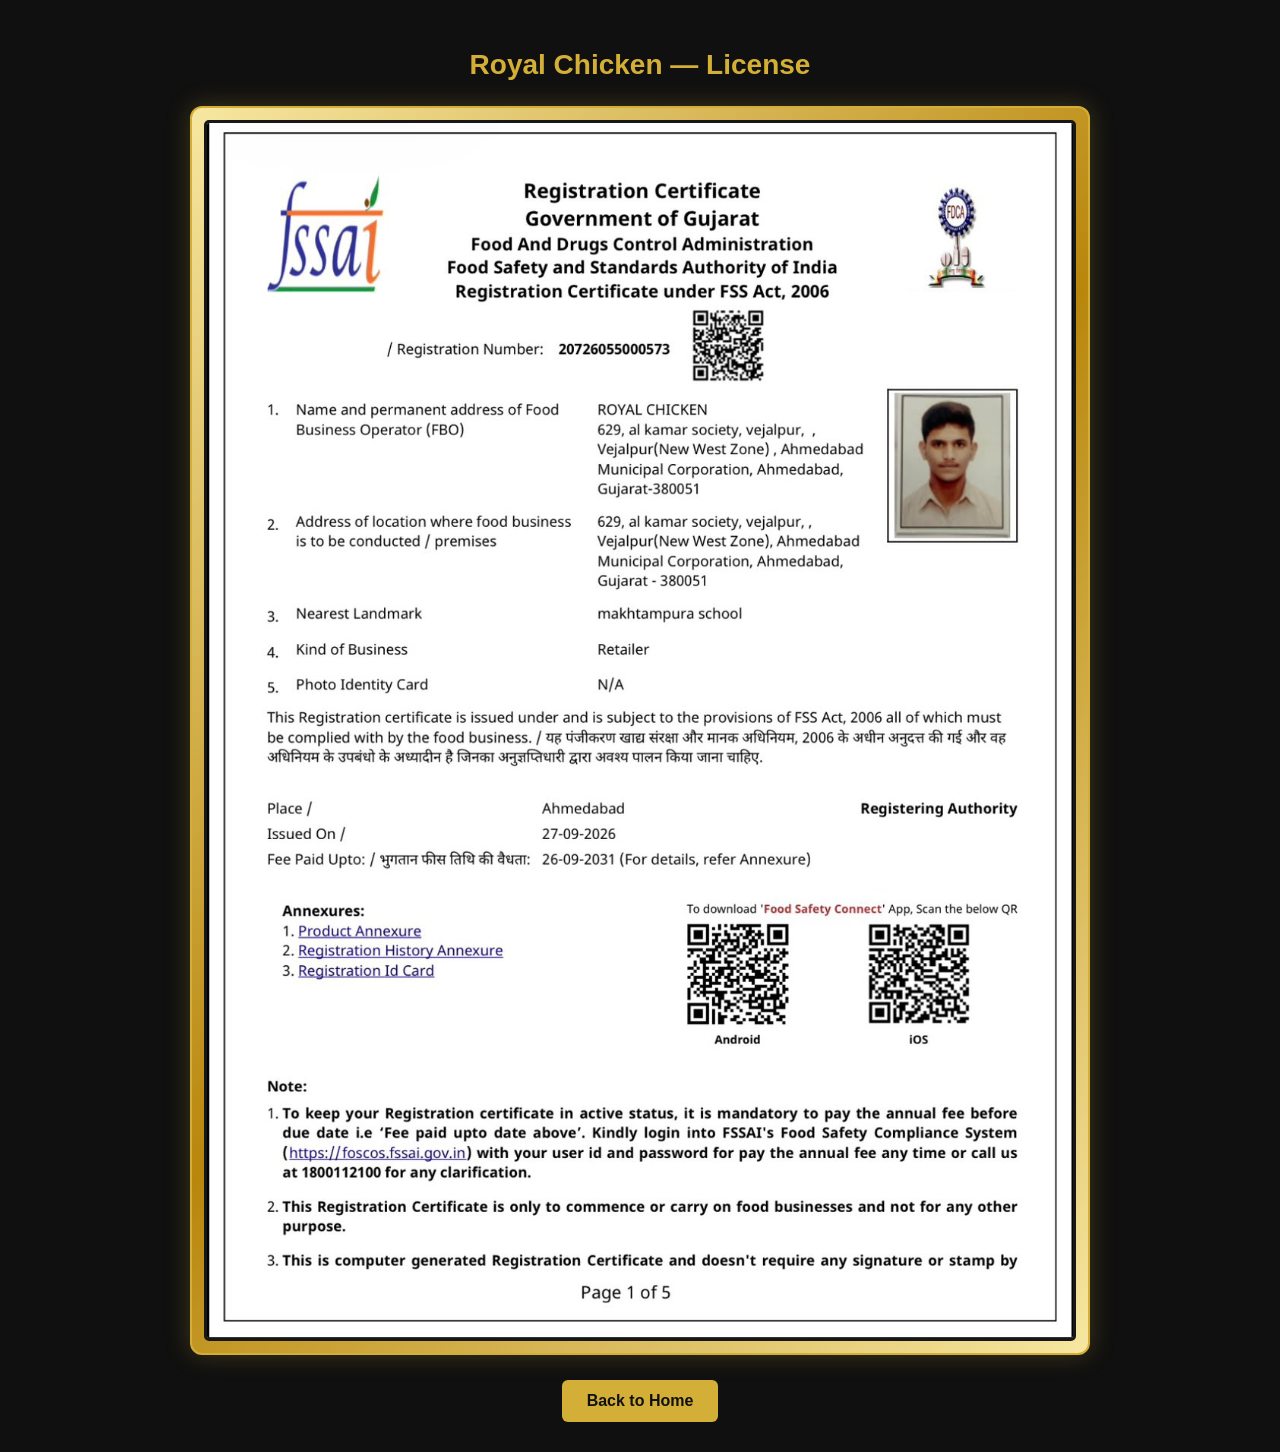
<file: license.html>
<!DOCTYPE html>
<html lang="en">
<head>
    <meta charset="UTF-8">
    <meta name="viewport" content="width=device-width, initial-scale=1.0">
    <title>License | Royal Chicken</title>
    <style>
        * {
            box-sizing: border-box;
        }
        body {
            margin: 0;
            padding: 30px 15px;
            min-height: 100vh;
            background: #101010;
            color: #d4af37;
            font-family: Arial, sans-serif;
            text-align: center;
        }
        h1 {
            margin-bottom: 25px;
            font-size: 28px;
        }
        .license-frame {
            max-width: 900px;
            margin: 0 auto;
            padding: 12px;
            background: linear-gradient(135deg, #f7e7a1, #b8860b, #f7e7a1);
            border: 2px solid #d4af37;
            border-radius: 12px;
            box-shadow: 0 0 25px rgba(212, 175, 55, 0.25);
        }
        .license-frame img {
            display: block;
            width: 100%;
            height: auto;
            border: 3px solid #171717;
            border-radius: 5px;
        }
        .back-btn {
            display: inline-block;
            margin-top: 25px;
            padding: 12px 25px;
            background: #d4af37;
            color: #111;
            text-decoration: none;
            font-weight: bold;
            border-radius: 6px;
        }
        @media (max-width: 600px) {
            h1 {
                font-size: 23px;
            }
            .license-frame {
                padding: 6px;
            }
        }
    </style>
</head>
<body>
    <h1>Royal Chicken — License</h1>
    <div class="license-frame">
        <img src="images/license.jpeg" alt="Royal Chicken License">
    </div>
    <a href="index.html" class="back-btn">Back to Home</a>
</body>
</html>
</file>
<file: style.css>
@import url('https://fonts.googleapis.com/css2?family=Cormorant+Garamond:wght@400;500;600&display=swap');

/* =====================================================
   ROYAL CHICKEN — GLOBAL RESET
===================================================== */

* {
    margin: 0;
    padding: 0;
    box-sizing: border-box;
}

html {
    scroll-behavior: smooth;
}

body {
    font-family: Arial, sans-serif;
    background: #fff;
    color: #222;
}


/* =====================================================
   HEADER
===================================================== */

.header {
    height: 75px;
    padding: 0 7%;

    display: flex;
    align-items: center;
    justify-content: flex-end;
    gap: 30px;

    background: #ffffff;

    position: sticky;
    top: 0;
    z-index: 1000;

    box-shadow: 0 3px 15px rgba(0, 0, 0, 0.08);
}

.brand {
    display: none;
}

nav {
    display: flex;
    align-items: center;
    gap: 22px;
}

nav a {
    text-decoration: none;
    color: #4a3f41 !important;
    font-size: 14px;
    font-weight: 600;
    transition: 0.3s;
}

nav a:hover,
nav a.active {
    color: #3a3032 !important;
}


/* =====================================================
   HEADER BUTTONS
===================================================== */

.header-buttons {
    display: flex;
    align-items: center;
    gap: 12px;
}


/* =====================================================
   CART BUTTON
===================================================== */

.cart-btn {
    height: 56px;
    min-height: 56px;

    padding: 0 20px;

    border: 2px solid #4a3f41;
    border-radius: 12px;

    background: #4a3f41;
    color: #ffffff;

    font-size: 15px;
    font-weight: bold;

    cursor: pointer;

    transition: 0.25s ease;
}

.cart-btn:hover {
    background: #3a3032;
    border-color: #3a3032;
}


/* =====================================================
   MY ORDERS BUTTON
===================================================== */

.orders-btn {
    height: 56px !important;
    min-height: 56px !important;

    padding: 0 28px !important;

    border: 2px solid #4a3f41 !important;
    border-radius: 12px !important;

    background: #ffffff !important;
    color: #4a3f41 !important;

    font-size: 20px !important;
    font-weight: 700 !important;

    display: flex !important;
    align-items: center !important;
    justify-content: center !important;

    gap: 10px !important;

    cursor: pointer;

    white-space: nowrap;

    transition: 0.2s ease;
}

.orders-btn:hover {
    background: #f7f4f1 !important;
    transform: translateY(-1px);
}


/* =====================================================
   BASIC HERO
===================================================== */

.hero {
    width: 100%;
    min-height: 500px;

    display: flex;
    align-items: center;
    justify-content: center;

    padding: 40px 7%;

    background:
        linear-gradient(
            90deg,
            #211719 0%,
            #2b2022 50%,
            #171113 100%
        ) !important;

    overflow: hidden;
}

.hero-banner {
    width: 100%;
    max-width: 1050px;

    display: flex;
    align-items: center;
    justify-content: center;
}

.hero-banner img {
    width: 100%;
    max-width: 1050px;

    height: 420px;

    object-fit: contain;

    display: block;

    border-radius: 12px;

    box-shadow: 0 10px 30px rgba(0, 0, 0, 0.25);
}


/* =====================================================
   EDITORIAL PREMIUM HERO
===================================================== */

.editorial-hero {
    position: relative;

    width: 100%;
    height: 650px;

    padding: 25px;

    box-sizing: border-box;

    overflow: hidden;

    background: #f7f4f1 !important;
}


/* HERO IMAGE FRAME */

.editorial-hero-image {
    position: absolute;

    inset: 25px;

    width: calc(100% - 50px);
    height: calc(100% - 50px);

    border-radius: 18px;

    overflow: hidden;

    box-shadow:
        0 18px 45px rgba(0, 0, 0, 0.20);
}

.editorial-hero-image img {
    width: 100%;
    height: 100%;

    display: block;

    object-fit: cover;
    object-position: center;

    transform: scale(1.01);
}


/* HERO OVERLAY */

.editorial-overlay {
    position: absolute;

    inset: 0;

    background:
        linear-gradient(
            90deg,
            rgba(0, 0, 0, 0.62) 0%,
            rgba(0, 0, 0, 0.28) 38%,
            rgba(0, 0, 0, 0.05) 72%
        );

    pointer-events: none;
}


/* HERO CONTENT */

.editorial-content {
    position: absolute;

    z-index: 3;

    left: calc(9% + 25px);

    top: 50%;

    transform: translateY(-50%);

    color: #ffffff;

    max-width: 500px;
}

.editorial-kicker {
    display: block;

    margin-bottom: 20px;

    font-size: 10px;
    font-weight: 700;

    letter-spacing: 5px;

    color: #d6a0a8;
}

.editorial-content h1 {
    margin: 0;

    font-size: clamp(65px, 8vw, 115px);

    line-height: 0.86;

    font-weight: 500;

    letter-spacing: -5px;

    color: #ffffff;
}

.editorial-content h1 em {
    font-family:
        "Cormorant Garamond",
        Georgia,
        "Times New Roman",
        serif;

    font-weight: 500;

    font-style: normal;

    letter-spacing: 2px;

    color: #d6a0a8;
}

.editorial-rule {
    width: 48px;
    height: 1px;

    margin: 28px 0 18px;

    background: #d6a0a8;
}

.editorial-content p {
    max-width: 330px;

    margin: 0 0 28px;

    font-size: 14px;

    line-height: 1.7;

    font-weight: 400;

    color: rgba(255, 255, 255, 0.78);
}


/* HERO BUTTON */

.editorial-button {
    display: inline-flex;

    align-items: center;

    gap: 18px;

    padding: 13px 20px;

    border: 1px solid rgba(214, 160, 168, 0.8);

    color: #ffffff;

    text-decoration: none;

    font-size: 10px;

    font-weight: 700;

    letter-spacing: 2px;

    transition:
        background 0.25s ease,
        color 0.25s ease,
        transform 0.25s ease;
}

.editorial-button span {
    font-size: 17px;

    line-height: 1;

    color: #d6a0a8;
}

.editorial-button:hover {
    background: #d6a0a8;

    color: #2b2022;

    transform: translateY(-2px);
}

.editorial-button:hover span {
    color: #2b2022;
}


/* HERO SCROLL */

.editorial-scroll {
    position: absolute;

    z-index: 4;

    right: calc(5% + 25px);

    bottom: 32px;

    display: flex;

    align-items: center;

    gap: 12px;

    transform: rotate(-90deg);

    transform-origin: right center;
}

.editorial-scroll span {
    font-size: 8px;

    letter-spacing: 3px;

    color: rgba(255, 255, 255, 0.65);
}

.editorial-scroll div {
    width: 45px;
    height: 1px;

    background: #d6a0a8;
}


/* =====================================================
   FEATURES
===================================================== */

.features {
    display: grid;

    grid-template-columns: repeat(4, 1fr);

    gap: 20px;

    padding: 55px 7%;

    background: #f7f4f1 !important;

    border-top: 1px solid #e3dadd;

    border-bottom: 1px solid #e3dadd;
}

.feature {
    text-align: center;

    padding: 25px;

    background: #ffffff;

    border: 1px solid #522c35;

    border-radius: 12px;
}

.feature-icon {
    font-size: 38px;

    margin-bottom: 15px;

    color: #b9828b !important;
}

.feature h3 {
    margin-bottom: 8px;

    color: #4a3f41 !important;

    font-size: 18px;
}

.feature p {
    color: #5f5658 !important;

    line-height: 1.5;

    font-size: 14px;
}


/* =====================================================
   PRODUCTS SECTION
===================================================== */

.products {
    padding: 90px 7%;

    background: #f8f5f3 !important;
}

.section-heading {
    text-align: center;

    margin-bottom: 50px;
}

.section-heading p,
.section-label {
    color: #b9828b !important;

    font-size: 14px;

    font-weight: bold;

    letter-spacing: 3px;
}

.section-heading h2 {
    font-size: 42px;

    margin: 10px 0;

    color: #4a3f41 !important;
}

.section-heading span {
    color: #777;

    font-size: 15px;
}


/* =====================================================
   PRODUCT SEARCH
===================================================== */

.product-search-box {
    width: 100%;

    max-width: 500px;

    margin: 20px auto 30px;
}

.product-search-box input {
    width: 100%;

    padding: 14px 18px;

    border: 1px solid #ddd;

    border-radius: 12px;

    outline: none;

    font-size: 15px;

    background: #ffffff;

    transition: 0.2s;
}

.product-search-box input:focus {
    border-color: #b9828b;

    box-shadow:
        0 0 0 3px rgba(185, 130, 139, 0.14);
}

.product-search-box input::placeholder {
    color: #999;
}


/* =====================================================
   PRODUCT GRID
===================================================== */

.product-grid {
    width: 100%;

    max-width: 1200px;

    margin: auto;

    display: grid;

    grid-template-columns: repeat(3, 1fr);

    gap: 28px;

    align-items: start;
}


/* =====================================================
   PRODUCT CARD
===================================================== */

.product-card {
    width: 100%;

    background: #ffffff;

    border-radius: 16px;

    overflow: hidden;

    border: 1px solid #e3dadd;

    box-shadow:
        0 7px 25px rgba(0, 0, 0, 0.08);

    transition: 0.3s;

    height: auto;

    align-self: start;
}

.product-card:hover {
    transform: translateY(-8px);

    box-shadow:
        0 12px 30px rgba(43, 32, 34, 0.18);
}


/* =====================================================
   PRODUCT IMAGE
===================================================== */

.product-image {
    width: 100%;

    height: 245px;

    background: #f1f1f1;

    overflow: hidden;
}

.product-image img {
    width: 100%;

    height: 245px;

    display: block;

    object-fit: cover;

    transition: 0.4s;
}

.product-card > img {
    width: 100%;

    height: 245px;

    display: block;

    object-fit: cover;

    background: #f1f1f1;

    transition: 0.4s;
}

.product-card:hover .product-image img,
.product-card:hover > img {
    transform: scale(1.05);
}


/* =====================================================
   PRODUCT INFO
===================================================== */

.product-info {
    padding: 22px;
}

.product-info h3 {
    font-size: 21px;

    margin-bottom: 10px;

    color: #4a3f41 !important;
}

.price {
    color: #b9828b !important;

    font-size: 20px;

    font-weight: bold;

    margin-bottom: 18px;
}

.price small {
    color: #777;

    font-size: 13px;

    font-weight: normal;
}


/* =====================================================
   HALAL TAG
===================================================== */

.halal-tag {
    display: inline-block;

    background: #2b2022 !important;

    color: #ffffff;

    padding: 4px 8px;

    border-radius: 5px;

    font-size: 11px;

    font-weight: bold;

    margin-bottom: 12px;
}


/* =====================================================
   PRODUCT BUTTON
===================================================== */

.product-info button {
    width: 100%;

    border: 2px solid #4a3f41;

    padding: 13px;

    border-radius: 8px;

    background: #4a3f41 !important;

    color: #ffffff !important;

    font-size: 15px;

    font-weight: bold;

    cursor: pointer;

    transition: 0.3s;
}

.product-info button:hover {
    background: #3a3032 !important;

    border-color: #3a3032 !important;

    color: #ffffff !important;
}

.product-info button.added {
    background: #d6a0a8 !important;

    color: #2b2022 !important;

    border-color: #d6a0a8;

    transform: scale(0.97);
}

.product-info button.added::after {
    content: " ✓";
}

.product-info button:active {
    transform: scale(0.96);
}


/* =====================================================
   ABOUT SECTION
===================================================== */

.about {
    padding: 90px 7%;

    background:
        linear-gradient(
            90deg,
            #211719 0%,
            #2b2022 55%,
            #171113 100%
        ) !important;

    color: #ffffff;
}

.about-content {
    max-width: 850px;

    margin: auto;

    text-align: center;
}

.about .section-label {
    color: #d6a0a8 !important;
}

.about h2 {
    font-size: 48px;

    line-height: 1.1;

    margin: 15px 0 20px;

    color: #ffffff;
}

.about h2 span {
    color: #d6a0a8;
}

.about-content > p:not(.section-label) {
    color: #e0e0e0;

    line-height: 1.8;

    margin-bottom: 30px;
}


/* =====================================================
   CONTACT
===================================================== */

.contact {
    padding: 90px 7%;

    background: #f7f4f1;
}

.contact-items {
    max-width: 1000px;

    margin: auto;

    display: grid;

    grid-template-columns: repeat(3, 1fr);

    gap: 25px;
}

.contact-items > div {
    text-align: center;

    padding: 30px;

    border-radius: 12px;

    background: #ffffff;

    border: 1px solid #e3dadd;

    box-shadow:
        0 5px 20px rgba(0, 0, 0, 0.05);
}

.contact-items strong {
    font-size: 18px;

    color: #b9828b !important;
}

.contact-items p {
    color: #777;

    margin-top: 8px;
}

.contact-box {
    width: 320px;

    max-width: 90%;

    margin: 20px auto;

    padding: 20px;
}

.contact-box a,
.location-btn {
    display: inline-block;

    width: auto;
}


/* =====================================================
   FOOTER
===================================================== */

footer {
    background: #2b2022 !important;

    color: #ffffff;

    text-align: center;

    padding: 45px 20px;

    border-top: 3px solid #b9828b;
}

footer h3 {
    color: #ffffff;

    font-size: 25px;

    margin-bottom: 10px;
}

footer p {
    margin: 7px;
}

.copyright {
    color: #d6a0a8;

    font-size: 13px;

    margin-top: 20px;
}


/* =====================================================
   CART MODAL
===================================================== */

.cart-modal {
    display: none;

    position: fixed;

    inset: 0;

    z-index: 9999;

    background: rgba(0, 0, 0, 0.6);

    align-items: center;

    justify-content: center;

    padding: 20px;
}

.cart-box {
    width: 100%;

    max-width: 550px;

    max-height: 90vh;

    overflow-y: auto;

    background: #ffffff;

    border-radius: 16px;

    padding: 30px;

    border-top: 5px solid #b9828b;

    position: relative;

    box-shadow:
        0 15px 50px rgba(0, 0, 0, 0.25);
}

.close-cart {
    position: absolute;

    right: 15px;

    top: 10px;

    border: none;

    background: none;

    font-size: 30px;

    cursor: pointer;

    color: #4a3f41 !important;
}

.cart-box h2,
.cart-modal h2,
.cart-modal .cart-title,
#cart-modal h2 {
    color: #4a3f41 !important;

    margin-bottom: 20px;
}

.cart-item {
    padding: 15px 0;

    border-bottom: 1px solid #ddd;

    display: flex;

    align-items: center;

    justify-content: space-between;

    gap: 10px;

    flex-wrap: wrap;
}

.cart-item strong {
    color: #4a3f41 !important;
}

.cart-item button {
    border: none;

    background: #2b2022;

    color: #ffffff;

    padding: 6px 10px;

    border-radius: 5px;

    cursor: pointer;
}

#cart-total {
    color: #4a3f41 !important;

    margin: 20px 0;
}

.empty-cart {
    color: #777;

    padding: 15px 0;
}


/* =====================================================
   ORDER FORM
===================================================== */

.order-form {
    display: flex;

    flex-direction: column;

    gap: 12px;
}

.order-form input,
.order-form textarea {
    width: 100%;

    padding: 13px;

    border: 1px solid #ddd;

    border-radius: 8px;

    font-family: Arial, sans-serif;

    outline: none;
}

.order-form input:focus,
.order-form textarea:focus {
    border-color: #b9828b;
}

.order-form textarea {
    min-height: 80px;

    resize: vertical;
}

.order-form button {
    padding: 14px;

    background: #2b2022;

    color: #ffffff;

    border: 2px solid #b9828b;

    border-radius: 8px;

    font-weight: bold;

    cursor: pointer;
}

.order-form button:hover {
    background: #d6a0a8;

    color: #2b2022;
}


/* =====================================================
   PAYMENT
===================================================== */

.payment-method {
    margin: 20px 0;

    padding: 18px;

    background: #f8f8f8;

    border-radius: 12px;
}

.payment-method h3 {
    margin-bottom: 12px;
}

.payment-method label {
    display: flex;

    align-items: center;

    gap: 10px;

    margin: 14px 0;

    cursor: pointer;

    line-height: 1.4;
}

.payment-method input[type="radio"] {
    margin: 0;

    width: 18px;
    height: 18px;

    flex-shrink: 0;
}

.payment-method input {
    margin-right: 8px;
}

.upi-payment {
    display: none;

    text-align: center;

    padding: 20px;

    margin-bottom: 20px;

    background: #ffffff;

    border: 1px solid #ddd;

    border-radius: 14px;
}

.payment-qr {
    width: 220px;

    max-width: 80%;

    height: auto;

    display: block;

    margin: 15px auto;
}

.upi-payment p {
    font-size: 14px;

    color: #666;
}


/* =====================================================
   ORDER SUCCESS
===================================================== */

.thank-you-box {
    width: 100%;

    max-width: 500px;

    margin: 10px auto;

    padding: 24px;

    background: #ffffff;

    border-radius: 18px;

    border: 1px solid #ded4d6;

    box-shadow:
        0 12px 35px rgba(43, 32, 34, 0.12);

    text-align: center;

    box-sizing: border-box;
}

.thank-you-icon {
    width: 58px;

    height: 58px;

    margin: 0 auto 12px;

    background: #168a45 !important;

    color: #ffffff;

    border-radius: 50%;

    display: flex;

    align-items: center;

    justify-content: center;

    font-size: 30px;

    font-weight: bold;
}

.thank-you-box h2 {
    margin: 0;

    font-size: 22px;

    color: #4a3f41 !important;

    text-transform: uppercase;
}

.success-message {
    margin: 8px 0 18px;

    font-size: 15px;

    color: #5f5658 !important;
}


/* DELIVERY MESSAGE */

.delivery-message {
    background: #f7f4f1 !important;

    border-left: 4px solid #4a3f41 !important;

    border-radius: 8px;

    padding: 13px 14px;

    text-align: left;

    margin-bottom: 18px;
}

.delivery-message strong {
    display: block;

    color: #4a3f41 !important;

    font-size: 14px;

    margin-bottom: 5px;
}

.delivery-message p {
    margin: 0;

    color: #5f5658 !important;

    font-size: 13px;

    line-height: 1.5;
}

.royal-name {
    font-size: 17px;

    font-weight: bold;

    color: #4a3f41 !important;

    padding-top: 3px;
}


/* =====================================================
   ORDER DETAILS
===================================================== */

.order-number-box {
    background: #f7f4f1 !important;

    border: 1px solid #ded4d6 !important;

    border-radius: 12px;

    padding: 13px;

    margin-bottom: 18px;
}

.order-number-box span {
    display: block;

    font-size: 12px;

    color: #756b6e !important;

    margin-bottom: 4px;
}

.order-number-box strong {
    display: block;

    font-size: 20px;

    color: #4a3f41 !important;

    letter-spacing: 1px;
}

.order-section {
    text-align: left;

    border: 1px solid #e3dadd !important;

    border-radius: 12px;

    padding: 15px;

    margin-bottom: 15px;
}

.order-section h3 {
    margin: 0 0 12px;

    font-size: 16px;

    color: #4a3f41 !important;

    border-bottom: 1px solid #e3dadd;

    padding-bottom: 10px;
}

.ordered-product {
    display: flex;

    justify-content: space-between;

    align-items: center;

    gap: 12px;

    padding: 10px 0;

    border-bottom: 1px solid #eee5e7;
}

.ordered-product-info {
    display: flex;

    flex-direction: column;

    gap: 4px;
}

.ordered-product-info strong {
    font-size: 14px;

    color: #4a3f41 !important;
}

.ordered-product-info span {
    font-size: 12px;

    color: #756b6e !important;
}

.ordered-product-price {
    font-size: 14px;

    color: #4a3f41 !important;

    white-space: nowrap;
}

.order-total {
    display: flex;

    justify-content: space-between;

    align-items: center;

    padding-top: 13px;

    margin-top: 5px;
}

.order-total span {
    font-size: 15px;

    font-weight: 600;

    color: #222222 !important;
}

.order-total strong {
    font-size: 19px;

    color: #222222 !important;

    font-weight: 800;
}

.customer-details {
    text-align: left;

    border: 1px solid #eeeeee;

    border-radius: 12px;

    padding: 5px 15px;

    margin-bottom: 15px;
}

.detail-row {
    display: flex;

    justify-content: space-between;

    gap: 15px;

    padding: 12px 0;

    border-bottom: 1px solid #f0f0f0;
}

.detail-row:last-child {
    border-bottom: none;
}

.detail-row span {
    color: #777;

    font-size: 13px;

    flex-shrink: 0;
}

.detail-row strong {
    color: #222;

    font-size: 13px;

    text-align: right;
}

.address-row {
    align-items: flex-start;
}

.address-row strong {
    max-width: 60%;

    line-height: 1.5;
}

/* =====================================================
   FLOATING CART — BLINKIT STYLE MOBILE
===================================================== */

.floating-cart {
    position: fixed;

    left: 0;
    right: 0;

    margin-left: auto;
    margin-right: auto;

    bottom: 16px;

    transform: translateY(120px);

    width: calc(100% - 40px);
    max-width: 360px;

    background:
        linear-gradient(
            135deg,
            #f6d65a,
            #d4af37
        );

    border: 2px solid #1c1818;

    border-radius: 16px;

    padding: 11px 14px;

    display: flex;

    align-items: center;

    justify-content: space-between;

    box-shadow:
        0 10px 30px rgba(0, 0, 0, 0.30);

    z-index: 9990;

    opacity: 0;

    transition:
        transform 0.35s ease,
        opacity 0.35s ease;
}

.floating-cart.show {
    transform: translateY(0);

    opacity: 1;
}


/* =====================================================
   CART INFORMATION
===================================================== */

.floating-cart-info {
    display: flex;

    flex-direction: column;

    padding-left: 5px;

    gap: 2px;
}

.floating-cart-info span {
    font-size: 12px;

    color: #302a20;
}

.floating-cart-info strong {
    font-size: 15px;

    color: #111;

    font-weight: 800;
}


/* =====================================================
   VIEW CART BUTTON
===================================================== */

.floating-cart button {
    border: none;

    background:
        #111;

    color:
        #ffffff;

    padding:
        11px 17px;

    border-radius:
        11px;

    font-size:
        14px;

    font-weight:
        800;

    cursor:
        pointer;

    white-space:
        nowrap;

    transition:
        transform 0.2s ease;
}

.floating-cart button:active {
    transform:
        scale(0.95);
}


/* =====================================================
   MOBILE
===================================================== */

@media (max-width: 550px) {

    .floating-cart {

        left: 0 !important;
        right: 0 !important;

        margin-left: auto !important;
        margin-right: auto !important;

        width:
            calc(100% - 70px) !important;

        max-width:
            340px !important;

        bottom:
            14px !important;

        padding:
            10px 12px;

        border-radius:
            15px;

        transform:
            translateY(120px) !important;
    }

    .floating-cart.show {

        transform:
            translateY(0) !important;

        opacity:
            1;
    }

    .floating-cart-info span {

        font-size:
            11px;
    }

    .floating-cart-info strong {

        font-size:
            14px;
    }

    .floating-cart button {

        padding:
            10px 15px;

        font-size:
            13px;

        border-radius:
            10px;
    }
}


/* =====================================================
   CUSTOMER REVIEWS
===================================================== */

.reviews {
    display: block !important;

    width: 100%;

    padding: 90px 7%;

    background: #ffffff;

    visibility: visible !important;

    opacity: 1 !important;
}

.review-grid {
    display: grid !important;

    width: 100%;

    max-width: 1100px;

    margin: 0 auto;

    grid-template-columns: repeat(3, 1fr);

    gap: 25px;
}

.review-card {
    display: block !important;

    visibility: visible !important;

    opacity: 1 !important;

    background: #ffffff;

    min-height: 200px;

    padding: 30px 25px;

    border-radius: 16px;

    border: 1px solid #e3dadd;

    box-shadow:
        0 7px 25px rgba(0, 0, 0, 0.07);

    text-align: center;

    transition: 0.3s;
}

.review-card:hover {
    transform: translateY(-6px);

    box-shadow:
        0 12px 30px rgba(43, 32, 34, 0.15);
}

.stars {
    color: #d6a0a8 !important;

    font-size: 22px;

    letter-spacing: 3px;

    margin-bottom: 18px;
}

.review-card p {
    color: #555;

    font-size: 15px;

    line-height: 1.7;

    margin-bottom: 20px;
}

.review-card h3 {
    color: #4a3f41 !important;

    font-size: 18px;

    margin-bottom: 5px;
}

.review-card span {
    color: #888;

    font-size: 13px;
}
/* =====================================================
   REVIEW FORM
===================================================== */

.review-section {
    padding: 90px 7%;

    background: #f7f4f1;
}

.review-box {
    max-width: 550px;

    margin: auto;

    background: #ffffff;

    padding: 35px;

    border-radius: 18px;

    text-align: center;

    box-shadow:
        0 8px 30px rgba(0, 0, 0, 0.08);

    border: 1px solid #e3dadd;
}

.review-box h3 {
    color: #4a3f41 !important;

    margin-bottom: 20px;
}

.rating {
    display: flex;

    justify-content: center;

    gap: 8px;

    margin: 15px 0;
}

.rating button {
    border: none;

    background: none;

    color: #ccc;

    font-size: 38px;

    cursor: pointer;
}

.rating button.active {
    color: #d6a0a8 !important;
}

#rating-text {
    color: #777;

    margin-bottom: 20px;
}

.review-box input,
.review-box textarea {
    width: 100%;

    padding: 13px;

    margin-bottom: 12px;

    border: 1px solid #ddd;

    border-radius: 8px;

    font-family: Arial;

    outline: none;
}

.review-box textarea {
    min-height: 100px;

    resize: vertical;
}

.submit-review {
    width: 100%;

    padding: 14px;

    border: 2px solid #4a3f41;

    border-radius: 8px;

    background: #2b2022;

    color: #ffffff;

    font-weight: bold;

    cursor: pointer;
}

.submit-review:hover {
    background: #d6a0a8;

    color: #2b2022;
}

#review-success {
    margin-top: 15px;

    color: #4a3f41 !important;

    font-weight: bold;
}


/* =====================================================
   DELIVERY INFORMATION
===================================================== */

.delivery-information {
    width: calc(100% - 30px);

    max-width: 900px;

    margin: 30px auto;

    padding: 20px;

    display: flex;

    align-items: center;

    gap: 16px;

    background: #faf3f5;

    border: 1px solid #ead6da;

    border-left: 5px solid #b9828b;

    border-radius: 14px;

    box-shadow:
        0 5px 18px rgba(0, 0, 0, 0.06);
}

.delivery-icon {
    font-size: 34px;

    flex-shrink: 0;
}

.delivery-information h3 {
    margin: 0 0 8px;

    font-size: 19px;

    color: #4a3f41;
}

.delivery-information p {
    margin: 5px 0;

    font-size: 14px;

    line-height: 1.6;

    color: #444;
}

.delivery-information strong {
    color: #222;
}


/* =====================================================
   SPLASH SCREEN
===================================================== */

#splash-screen {
    position: fixed;

    inset: 0;

    width: 100%;

    height: 100vh;

    background: #ffffff;

    display: flex;

    flex-direction: column;

    justify-content: center;

    align-items: center;

    z-index: 99999;

    animation: splashExit 0.8s ease 2.6s forwards;
}

.splash-glow {
    position: absolute;

    width: 180px;

    height: 180px;

    border-radius: 50%;

    background: rgba(214, 160, 168, 0.18);

    filter: blur(35px);

    animation: glowIn 2s ease forwards;
}

.splash-logo {
    width: 220px;

    max-width: 65%;

    position: relative;

    z-index: 2;

    opacity: 0;

    animation:
        logoReveal
        1.8s
        cubic-bezier(.2,.8,.2,1)
        forwards;
}

.splash-text {
    position: relative;

    z-index: 2;

    margin-top: 18px;

    font-size: 18px;

    font-weight: 600;

    letter-spacing: 1px;

    opacity: 0;

    animation:
        textReveal
        0.8s
        ease
        1.2s
        forwards;
}


/* =====================================================
   SPLASH ANIMATIONS
===================================================== */

@keyframes logoReveal {
    0% {
        opacity: 0;

        transform:
            scale(0.35)
            rotate(-4deg);
    }

    60% {
        opacity: 1;

        transform:
            scale(1.08)
            rotate(1deg);
    }

    100% {
        opacity: 1;

        transform:
            scale(1);
    }
}

@keyframes glowIn {
    0% {
        opacity: 0;

        transform:
            scale(0.3);
    }

    70% {
        opacity: 1;

        transform:
            scale(1.15);
    }

    100% {
        opacity: 0.7;

        transform:
            scale(1);
    }
}

@keyframes textReveal {
    from {
        opacity: 0;

        transform:
            translateY(10px);
    }

    to {
        opacity: 1;

        transform:
            translateY(0);
    }
}

@keyframes splashExit {
    to {
        opacity: 0;

        visibility: hidden;
    }
}


/* =====================================================
   MY ORDERS MODAL
===================================================== */

#orders-modal {
    display: none;

    position: fixed;

    inset: 0;

    z-index: 99999;

    align-items: center;

    justify-content: center;

    padding: 20px;

    background: rgba(0, 0, 0, 0.65);

    opacity: 0;

    visibility: hidden;

    transition:
        opacity 0.25s ease,
        visibility 0.25s ease;
}

#orders-modal.show {
    display: flex !important;

    opacity: 1 !important;

    visibility: visible !important;
}

.orders-modal-content {
    width: min(700px, 100%);

    max-height: 90vh;

    overflow-y: auto;

    background: #ffffff;

    border-radius: 22px;

    box-shadow:
        0 25px 70px rgba(0, 0, 0, 0.30);

    position: relative;

    z-index: 2;

    animation: ordersPopup 0.25s ease;
}

@keyframes ordersPopup {
    from {
        opacity: 0;

        transform:
            translateY(25px)
            scale(0.97);
    }

    to {
        opacity: 1;

        transform:
            translateY(0)
            scale(1);
    }
}


/* ORDERS BOX */

#orders-modal .orders-box {
    width: 100%;

    max-width: 680px;

    max-height: 90vh;

    overflow-y: auto;

    background: #ffffff;

    border-radius: 22px;

    padding: 28px;

    position: relative;

    box-sizing: border-box;

    box-shadow:
        0 25px 70px rgba(0, 0, 0, 0.25);
}

#orders-modal .orders-box h2 {
    margin: 0;

    padding-right: 45px;

    font-size: 25px;

    font-weight: 800;

    color: #171717;
}

#orders-modal .orders-subtitle {
    margin: 7px 0 25px;

    font-size: 14px;

    line-height: 1.5;

    color: #777;
}


/* CLOSE */

#orders-modal .close-orders {
    position: absolute;

    top: 16px;

    right: 16px;

    width: 38px;

    height: 38px;

    border: none;

    border-radius: 50%;

    background: #f2f2f2;

    font-size: 24px;

    line-height: 1;

    cursor: pointer;

    display: flex;

    align-items: center;

    justify-content: center;

    transition: 0.2s;
}

#orders-modal .close-orders:hover {
    background: #e5e5e5;

    transform: rotate(90deg);
}


/* ORDER CARD */

.order-card {
    margin: 16px;

    padding: 18px;

    background: #ffffff;

    border: 1px solid #e5e7eb;

    border-radius: 18px;

    box-shadow:
        0 5px 18px rgba(0, 0, 0, 0.08);
}

#orders-modal .order-card {
    width: 100%;

    box-sizing: border-box;

    margin-bottom: 14px;
}

.order-card-top {
    display: flex;

    align-items: center;

    justify-content: space-between;

    gap: 12px;

    padding-bottom: 15px;

    border-bottom: 1px solid #eeeeee;
}

.order-label {
    display: block;

    font-size: 10px;

    font-weight: 800;

    color: #b9828b !important;

    letter-spacing: 1px;
}

.order-card-top strong {
    display: block;

    margin-top: 3px;

    font-size: 18px;

    color: #222;
}


/* STATUS */

.order-status {
    display: inline-flex;

    align-items: center;

    justify-content: center;

    min-width: 85px;

    padding: 7px 11px;

    border-radius: 999px;

    font-size: 11px;

    font-weight: 800;

    text-align: center;

    white-space: nowrap;
}

.order-status.pending {
    background: #fff3cd;

    color: #856404;
}

.order-status.preparing {
    background: #e7f1ff;

    color: #0b5ed7;
}

.order-status.out-for-delivery {
    background: #f7edef !important;

    color: #8f5e67 !important;
}

.order-status.delivered {
    background: #f0e2e5 !important;

    color: #704851 !important;
}

.order-status.cancelled {
    background: #f8d7da;

    color: #842029;
}


/* ORDER INFORMATION */

.order-card-info {
    display: grid;

    grid-template-columns: repeat(3, 1fr);

    gap: 10px;

    margin-top: 15px;
}

.order-card-info div {
    padding: 12px;

    background: #f8fafc;

    border-radius: 12px;
}

.order-card-info span {
    display: block;

    font-size: 10px;

    color: #777;

    font-weight: 700;

    margin-bottom: 5px;
}

.order-card-info strong {
    color: #222;

    font-size: 14px;
}


/* ORDER BUTTONS */

.order-card-buttons {
    display: grid;

    grid-template-columns: repeat(3, 1fr);

    gap: 10px;

    margin-top: 18px;
}

.order-card-buttons button {
    border: 0;

    padding: 12px 8px;

    border-radius: 11px;

    font-size: 12px;

    font-weight: 700;

    cursor: pointer;

    transition:
        transform 0.2s ease,
        opacity 0.2s ease;
}

.order-card-buttons button:hover {
    transform: translateY(-2px);

    opacity: 0.9;
}


/* VIEW */

.order-card-buttons button:first-child {
    background: #2b2022 !important;

    color: #ffffff !important;
}


/* CANCEL — KEEP RED */

.cancel-order-btn {
    background: #fee2e2 !important;

    color: #dc2626 !important;

    border: 1px solid #ffd6d6 !important;
}


/* REORDER */

.reorder-btn {
    background: #2b2022 !important;

    color: #ffffff !important;
}


/* LOADING / EMPTY */

.orders-loading,
.no-orders {
    text-align: center;

    padding: 60px 25px;
}

.orders-loading h3,
.no-orders h3 {
    margin-top: 12px;

    color: #222;
}

.orders-loading p,
.no-orders p {
    color: #777;

    margin-top: 8px;
}


/* =====================================================
   PREMIUM BANNER POPUP
===================================================== */

.banner-modal {
    position: fixed;

    inset: 0;

    z-index: 999999;

    display: none;

    align-items: center;

    justify-content: center;

    padding: 20px;

    box-sizing: border-box;
}

.banner-modal.active {
    display: flex;
}

.banner-modal-backdrop {
    position: absolute;

    inset: 0;

    background: rgba(15, 11, 13, 0.88);

    backdrop-filter: blur(12px);

    -webkit-backdrop-filter: blur(12px);

    animation: bannerFadeIn 0.3s ease;
}

.banner-modal-content {
    position: relative;

    z-index: 2;

    width: min(850px, 100%);

    padding: 8px;

    background:
        linear-gradient(
            145deg,
            #b9828b,
            #2b2022 18%,
            #2b2022 82%,
            #b9828b
        );

    border-radius: 22px;

    box-shadow:
        0 30px 80px rgba(0, 0, 0, 0.65),
        0 0 35px rgba(185, 130, 139, 0.20);

    animation:
        bannerZoomIn
        0.35s
        cubic-bezier(.2,.8,.2,1);
}

.banner-modal-image {
    overflow: hidden;

    background: #2b2022;

    border-radius: 17px;
}

.banner-modal-image img {
    display: block;

    width: 100%;

    height: auto;

    max-height: 75vh;

    object-fit: contain;
}


/* POPUP CLOSE */

.banner-modal-close {
    position: absolute;

    top: -16px;

    right: -16px;

    width: 42px;

    height: 42px;

    display: flex;

    align-items: center;

    justify-content: center;

    padding: 0;

    background: #2b2022;

    color: #ffffff;

    border: 1px solid #b9828b;

    border-radius: 50%;

    font-size: 27px;

    font-weight: 300;

    line-height: 1;

    cursor: pointer;

    box-shadow:
        0 8px 25px rgba(0, 0, 0, 0.35);

    transition:
        background 0.2s ease,
        transform 0.2s ease;
}

.banner-modal-close:hover {
    background: #b9828b;

    transform: rotate(90deg);
}


/* POPUP ORDER BUTTON */

.banner-order-btn {
    display: flex;

    align-items: center;

    justify-content: center;

    gap: 8px;

    width: fit-content;

    margin: 14px auto 4px;

    padding: 11px 24px;

    background: #b9828b;

    color: #ffffff;

    border: 1px solid #d6a0a8;

    border-radius: 30px;

    text-decoration: none;

    font-size: 13px;

    font-weight: 700;

    letter-spacing: 1.2px;

    transition: 0.25s ease;
}

.banner-order-btn span {
    font-size: 16px;
}

.banner-order-btn:hover {
    background: #2b2022;

    border-color: #b9828b;

    transform: translateY(-2px);
}


/* POPUP ANIMATIONS */

@keyframes bannerFadeIn {
    from {
        opacity: 0;
    }

    to {
        opacity: 1;
    }
}

@keyframes bannerZoomIn {
    from {
        opacity: 0;

        transform: scale(0.88);
    }

    to {
        opacity: 1;

        transform: scale(1);
    }
}


/* =====================================================
   TABLET
===================================================== */

@media (max-width: 850px) {

    .header {
        padding: 10px 5%;

        height: auto;

        min-height: 70px;

        gap: 15px;
    }

    nav {
        gap: 12px;
    }

    nav a {
        font-size: 12px;
    }

    .hero {
        min-height: 430px;

        padding: 30px 5%;
    }

    .hero-banner img {
        height: 350px;
    }

    .features {
        grid-template-columns: repeat(2, 1fr);

        padding: 40px 5%;
    }

    .products {
        padding: 65px 5%;
    }

    .product-grid {
        grid-template-columns: repeat(2, 1fr);

        gap: 20px;
    }

    .contact-items {
        grid-template-columns: 1fr;
    }
}


/* =====================================================
   MOBILE
===================================================== */

@media (max-width: 550px) {

    /* HEADER */

    .header {
        padding: 10px 4%;

        flex-wrap: wrap;

        justify-content: center;
    }

    nav {
        order: 2;

        width: 100%;

        justify-content: center;

        gap: 12px;
    }

    nav a {
        font-size: 11px;
    }

    .cart-btn {
        height: 50px;

        min-height: 50px;

        padding: 0 12px;

        font-size: 13px;
    }

    .orders-btn {
        height: 50px !important;

        min-height: 50px !important;

        padding: 0 16px !important;

        font-size: 14px !important;
    }


    /* =================================================
       MOBILE EDITORIAL HERO
       SAME LEFT-SIDE DESIGN AS LAPTOP
       FULL IMAGE — NO CROPPING
    ================================================= */

    .editorial-hero {
        height: 590px !important;

        min-height: 590px !important;

        padding: 12px !important;

        box-sizing: border-box !important;

        overflow: hidden !important;

        background: #f7f4f1 !important;
    }

    .editorial-hero-image {
        position: absolute !important;

        inset: 12px !important;

        width: calc(100% - 24px) !important;

        height: calc(100% - 24px) !important;

        border-radius: 14px !important;

        overflow: hidden !important;
    }

    .editorial-hero-image img {
        width: 100% !important;

        height: 100% !important;

        display: block !important;

        /*
           IMPORTANT:
           Full banner visible.
           Tandoori/photo will NOT be cropped.
        */

        object-fit: contain !important;

        object-position: center center !important;

        transform: none !important;
    }

    .editorial-overlay {
        position: absolute !important;

        inset: 0 !important;

        background:
            linear-gradient(
                90deg,
                rgba(0, 0, 0, 0.68) 0%,
                rgba(0, 0, 0, 0.38) 30%,
                rgba(0, 0, 0, 0.08) 62%,
                rgba(0, 0, 0, 0.02) 100%
            ) !important;
    }


    /* =================================================
       MOBILE HERO TEXT
       LEFT SIDE — NOT CENTERED
    ================================================= */

    .editorial-content {
        position: absolute !important;

        z-index: 3 !important;

        left: 28px !important;

        right: auto !important;

        top: 50% !important;

        bottom: auto !important;

        transform: translateY(-50%) !important;

        width: 185px !important;

        max-width: 185px !important;

        text-align: left !important;
    }

    .editorial-kicker {
        display: block !important;

        margin-bottom: 11px !important;

        font-size: 8px !important;

        letter-spacing: 3px !important;

        color: #d6a0a8 !important;
    }

    .editorial-content h1 {
        margin: 0 !important;

        font-size: 48px !important;

        line-height: 0.88 !important;

        letter-spacing: -2px !important;

        text-align: left !important;
    }

    .editorial-content h1 em {
        display: block !important;

        font-family:
            "Cormorant Garamond",
            Georgia,
            "Times New Roman",
            serif !important;

        font-style: normal !important;

        font-weight: 500 !important;

        letter-spacing: 1px !important;

        color: #d6a0a8 !important;
    }

    .editorial-rule {
        width: 34px !important;

        height: 1px !important;

        margin: 18px 0 12px !important;

        background: #d6a0a8 !important;
    }

    .editorial-content p {
        max-width: 170px !important;

        margin: 0 0 18px !important;

        font-size: 10px !important;

        line-height: 1.5 !important;

        text-align: left !important;

        color: rgba(255, 255, 255, 0.80) !important;
    }

    .editorial-button {
        display: inline-flex !important;

        width: auto !important;

        margin: 0 !important;

        padding: 10px 14px !important;

        gap: 11px !important;

        font-size: 8px !important;

        letter-spacing: 1.5px !important;
    }

    .editorial-button span {
        font-size: 14px !important;
    }


    /* MOBILE SCROLL */

    .editorial-scroll {
        right: 50% !important;

        bottom: 25px !important;

        transform:
            translateX(50%) !important;
    }

    .editorial-scroll span {
        font-size: 7px !important;

        letter-spacing: 2.5px !important;
    }

    .editorial-scroll div {
        width: 30px !important;
    }


    /* =================================================
       MOBILE BASIC HERO
    ================================================= */

    .hero {
        min-height: 300px;

        padding: 20px 4%;
    }

    .hero-banner img {
        width: 100%;

        height: auto;

        max-height: 280px;

        object-fit: contain;
    }


    /* =================================================
       MOBILE FEATURES
    ================================================= */

    .features {
        display: grid !important;

        grid-template-columns: repeat(2, 1fr) !important;

        gap: 8px !important;

        padding: 18px 10px !important;
    }

    .feature {
        padding: 12px 5px !important;

        min-width: 0 !important;
    }

    .feature-icon {
        font-size: 25px !important;

        margin-bottom: 5px !important;

        color: #b9828b !important;
    }

    .feature h3 {
        font-size: 13px !important;

        line-height: 1.2 !important;

        margin-bottom: 4px !important;

        color: #4a3f41 !important;
    }

    .feature p {
        font-size: 10px !important;

        line-height: 1.25 !important;

        margin: 0 !important;

        color: #5f5658 !important;
    }


    /* =================================================
       MOBILE PRODUCTS
    ================================================= */

    .products {
        padding: 55px 10px;
    }

    .section-heading {
        margin-bottom: 25px;
    }

    .section-heading h2 {
        font-size: 30px;
    }

    .section-heading span {
        font-size: 12px;
    }

    .product-grid {
        grid-template-columns: repeat(2, 1fr);

        gap: 12px;
    }

    .product-card {
        width: 100%;

        border-radius: 12px;
    }

    .product-image {
        height: 150px;
    }

    .product-image img,
    .product-card > img {
        height: 150px;
    }

    .product-info {
        padding: 10px 8px;
    }

    .product-info h3 {
        font-size: 14px;

        line-height: 1.25;

        margin-bottom: 7px;
    }

    .price {
        font-size: 13px;

        margin-bottom: 8px;
    }

    .price small {
        font-size: 10px;
    }

    .halal-tag {
        font-size: 9px;

        padding: 3px 6px;

        margin-bottom: 7px;
    }

    .product-info button {
        width: 100%;

        padding: 9px 3px;

        font-size: 10.5px;

        border-radius: 7px;
    }


    /* =================================================
       MOBILE ABOUT
    ================================================= */

    .about {
        padding: 65px 5%;
    }

    .about h2 {
        font-size: 36px;
    }


    /* =================================================
       MOBILE CONTACT
    ================================================= */

    .contact {
        padding: 65px 5%;
    }

    .contact-items {
        grid-template-columns: 1fr;

        gap: 15px;
    }


    /* =================================================
       MOBILE REVIEWS
    ================================================= */

    .reviews {
        padding: 65px 5%;
    }

    .review-grid {
        grid-template-columns: 1fr;
    }

    .review-section {
        padding: 65px 5%;
    }

    .review-box {
        padding: 25px 18px;
    }


    /* =================================================
       MOBILE FLOATING CART
    ================================================= */

    .floating-cart {
        bottom: 12px;

        width: calc(100% - 20px);
    }

    .floating-cart button {
        padding: 12px 15px;

        font-size: 14px;
    }
    


    /* =================================================
       MOBILE THANK YOU
    ================================================= */

    .thank-you-box {
        padding: 18px;

        border-radius: 15px;
    }

    .thank-you-box h2 {
        font-size: 19px;
    }

    .ordered-product {
        gap: 8px;
    }

    .detail-row {
        gap: 10px;
    }

    .detail-row strong {
        max-width: 65%;
    }

    .order-number-box strong {
        font-size: 18px;
    }


    /* =================================================
       MOBILE DELIVERY INFORMATION
    ================================================= */

    .delivery-information {
        align-items: flex-start;

        padding: 16px;
    }

    .delivery-icon {
        font-size: 28px;
    }

    .delivery-information h3 {
        font-size: 17px;
    }

    .delivery-information p {
        font-size: 13px;
    }


    /* =================================================
       MOBILE MY ORDERS
    ================================================= */

    #orders-modal {
        padding: 10px;

        align-items: flex-end;
    }

    #orders-modal .orders-box {
        max-height: 94vh;

        padding: 20px 15px;

        border-radius: 18px;
    }

    #orders-modal .orders-box h2 {
        font-size: 21px;
    }

    #orders-modal .orders-subtitle {
        font-size: 12px;

        margin-bottom: 18px;

        padding-right: 25px;
    }

    .orders-modal-content {
        width: 100%;

        max-height: 92vh;

        border-radius:
            22px 22px 0 0;
    }

    .order-card {
        margin: 12px;

        padding: 15px;
    }

    .order-card-top {
        align-items: flex-start;
    }

    .order-card-top strong {
        font-size: 15px;
    }

    .order-status {
        min-width: 75px;

        font-size: 10px;

        padding: 6px 8px;
    }

    .order-card-info {
        grid-template-columns: 1fr 1fr;
    }

    .order-card-info div:last-child {
        grid-column: 1 / -1;
    }

    .order-card-info strong {
        font-size: 12px;

        word-break: break-word;
    }

    .order-card-info span {
        font-size: 9px;
    }

    .order-card-buttons {
        grid-template-columns: 1fr;

        gap: 7px;
    }

    .order-card-buttons button {
        width: 100%;

        padding: 13px;

        font-size: 13px;
    }


    /* =================================================
       MOBILE BANNER POPUP
    ================================================= */

    .banner-modal {
        padding: 16px;
    }

    .banner-modal-content {
        width: 100%;

        padding: 5px;

        border-radius: 17px;
    }

    .banner-modal-image {
        border-radius: 13px;
    }

    .banner-modal-image img {
        max-height: 68vh;
    }

    .banner-modal-close {
        top: -11px;

        right: -7px;

        width: 36px;

        height: 36px;

        font-size: 23px;
    }

    .banner-order-btn {
        margin-top: 10px;

        margin-bottom: 3px;

        padding: 10px 20px;

        font-size: 11px;
    }
}


/* =====================================================
   VERY SMALL MOBILE
===================================================== */

@media (max-width: 380px) {

    nav {
        gap: 8px;
    }

    nav a {
        font-size: 10px;
    }

    .product-grid {
        gap: 9px;
    }

    .product-image,
    .product-image img,
    .product-card > img {
        height: 135px;
    }

    .product-info {
        padding: 9px 6px;
    }

    .product-info h3 {
        font-size: 13px;
    }

    .product-info button {
        font-size: 9.5px;

        padding: 8px 2px;
    }

    .editorial-content {
        left: 22px !important;

        width: 170px !important;

        max-width: 170px !important;
    }

    .editorial-content h1 {
        font-size: 44px !important;
    }

    .editorial-content p {
        max-width: 155px !important;

        font-size: 9px !important;
    }
}/* =====================================================
   ROYAL CHICKEN — FINAL HERO FIX
   ===================================================== */

/* DESKTOP HERO */

.editorial-hero {
    background: #f7f4f1 !important;
}

.editorial-content {
    z-index: 10 !important;
}

.editorial-content h1 em {
    color: #ffffff !important;
    background: transparent !important;
}

.editorial-kicker {
    color: #ffffff !important;
}

.editorial-rule {
    background: #ffffff !important;
}

.editorial-content p {
    color: rgba(255,255,255,0.85) !important;
}

.editorial-button {
    background: #4a3f41 !important;
    color: #ffffff !important;
    border-color: #4a3f41 !important;
}

.editorial-button span {
    color: #ffffff !important;
}

.editorial-button:hover {
    background: #3a3032 !important;
    border-color: #3a3032 !important;
}


/* =====================================================
   MOBILE HERO
   ===================================================== */

@media (max-width: 550px) {

    .editorial-hero {
        height: 590px !important;
        min-height: 590px !important;
        padding: 12px !important;
        box-sizing: border-box !important;
        overflow: hidden !important;

        /* OUTSIDE OF BANNER */
        background: #f7f4f1 !important;
    }

    .editorial-hero-image {
        position: absolute !important;
        inset: 12px !important;

        width: calc(100% - 24px) !important;
        height: calc(100% - 24px) !important;

        border-radius: 14px !important;
        overflow: hidden !important;

        background: transparent !important;
    }

    .editorial-hero-image img {
        width: 100% !important;
        height: 100% !important;

        display: block !important;

        /* FULL PHOTO — NO CROPPING */
        object-fit: contain !important;
        object-position: center center !important;

        transform: none !important;
    }

    /* DARK OVERLAY ONLY ON IMAGE */
    .editorial-overlay {
        position: absolute !important;
        inset: 0 !important;
    }


    /* =================================================
       ROYAL CHICKEN TEXT
       ================================================= */

    .editorial-content {
        position: absolute !important;

        left: 22px !important;
        right: auto !important;

        top: 50% !important;
        bottom: auto !important;

        transform: translateY(-50%) !important;

        width: auto !important;
        max-width: 300px !important;

        background: transparent !important;

        text-align: left !important;

        z-index: 10 !important;
    }

    .editorial-kicker {
        display: block !important;

        margin-bottom: 13px !important;

        font-size: 8px !important;
        letter-spacing: 3.5px !important;

        color: #ffffff !important;
    }

    .editorial-content h1 {
        margin: 0 !important;

        font-size: 57px !important;
        line-height: 0.88 !important;
        letter-spacing: -3px !important;

        text-align: left !important;

        background: transparent !important;
    }

    .editorial-content h1 em {
        display: block !important;

        font-family:
            "Cormorant Garamond",
            Georgia,
            "Times New Roman",
            serif !important;

        font-style: normal !important;
        font-weight: 500 !important;

        letter-spacing: 2px !important;

        color: #ffffff !important;

        background: transparent !important;
    }

    .editorial-rule {
        width: 38px !important;

        margin: 20px 0 13px !important;

        background: #ffffff !important;
    }

    .editorial-content p {
        margin: 0 0 21px !important;

        max-width: 250px !important;

        font-size: 11px !important;
        line-height: 1.55 !important;

        text-align: left !important;

        color: rgba(255,255,255,0.85) !important;

        background: transparent !important;
    }


    /* =================================================
       ORDER NOW BUTTON
       ================================================= */

    .editorial-button {
        display: inline-flex !important;

        width: auto !important;
        margin: 0 !important;

        padding: 12px 17px !important;

        gap: 14px !important;

        font-size: 9px !important;

        background: #4a3f41 !important;
        color: #ffffff !important;

        border: 1px solid #ffffff !important;
    }

    .editorial-button span {
        color: #ffffff !important;
    }


    /* =================================================
       SCROLL
       ================================================= */

    .editorial-scroll {
        right: 50% !important;
        bottom: 25px !important;

        transform: translateX(50%) !important;

        z-index: 10 !important;
    }

    .editorial-scroll span {
        font-size: 7px !important;
        letter-spacing: 2.5px !important;
    }

    .editorial-scroll div {
        width: 30px !important;

        background: #ffffff !important;
    }
}


/* =====================================================
   VERY SMALL MOBILE
   ===================================================== */

@media (max-width: 380px) {

    .editorial-content {
        left: 22px !important;

        width: 170px !important;
        max-width: 170px !important;
    }

    .editorial-content h1 {
        font-size: 44px !important;
    }

    .editorial-content p {
        max-width: 155px !important;
        font-size: 9px !important;
    }
}/* =====================================================
   MOBILE HERO — FINAL POSITION
===================================================== */

@media (max-width: 550px) {

    .editorial-content {
        left: 30px !important;
        right: auto !important;

        top: 50% !important;
        bottom: auto !important;

        transform: translateY(-50%) !important;

        width: 190px !important;
        max-width: 190px !important;

        text-align: left !important;

        background: transparent !important;
    }

    .editorial-content h1 {
        font-size: 42px !important;
        line-height: 0.9 !important;
        letter-spacing: -1px !important;
    }

    .editorial-content h1 em {
        font-size: 42px !important;
        letter-spacing: 1px !important;

        white-space: nowrap !important;

        background: transparent !important;
        color: #ffffff !important;
    }

    .editorial-kicker {
        color: #ffffff !important;
    }

    .editorial-content p {
        max-width: 175px !important;
        font-size: 10px !important;
    }

    .editorial-button {
        margin: 0 !important;
    }
}/* MOBILE HERO CONTENT — SMALLER */

@media (max-width: 550px) {

    .editorial-content {
        max-width: 240px !important;
    }

    .editorial-kicker {
        font-size: 7px !important;
        letter-spacing: 3px !important;
        margin-bottom: 10px !important;
    }

    .editorial-content h1,
    .editorial-content h1 em {
        font-size: 42px !important;
        line-height: 0.88 !important;
        letter-spacing: 1px !important;
    }

    .editorial-rule {
        width: 32px !important;
        margin: 15px 0 10px !important;
    }

    .editorial-content p {
        max-width: 200px !important;
        font-size: 9px !important;
        line-height: 1.5 !important;
        margin-bottom: 16px !important;
    }

    .editorial-button {
        padding: 10px 14px !important;
        gap: 10px !important;
        font-size: 8px !important;
    }

    .editorial-button span {
        font-size: 13px !important;
    }
}
</file>
